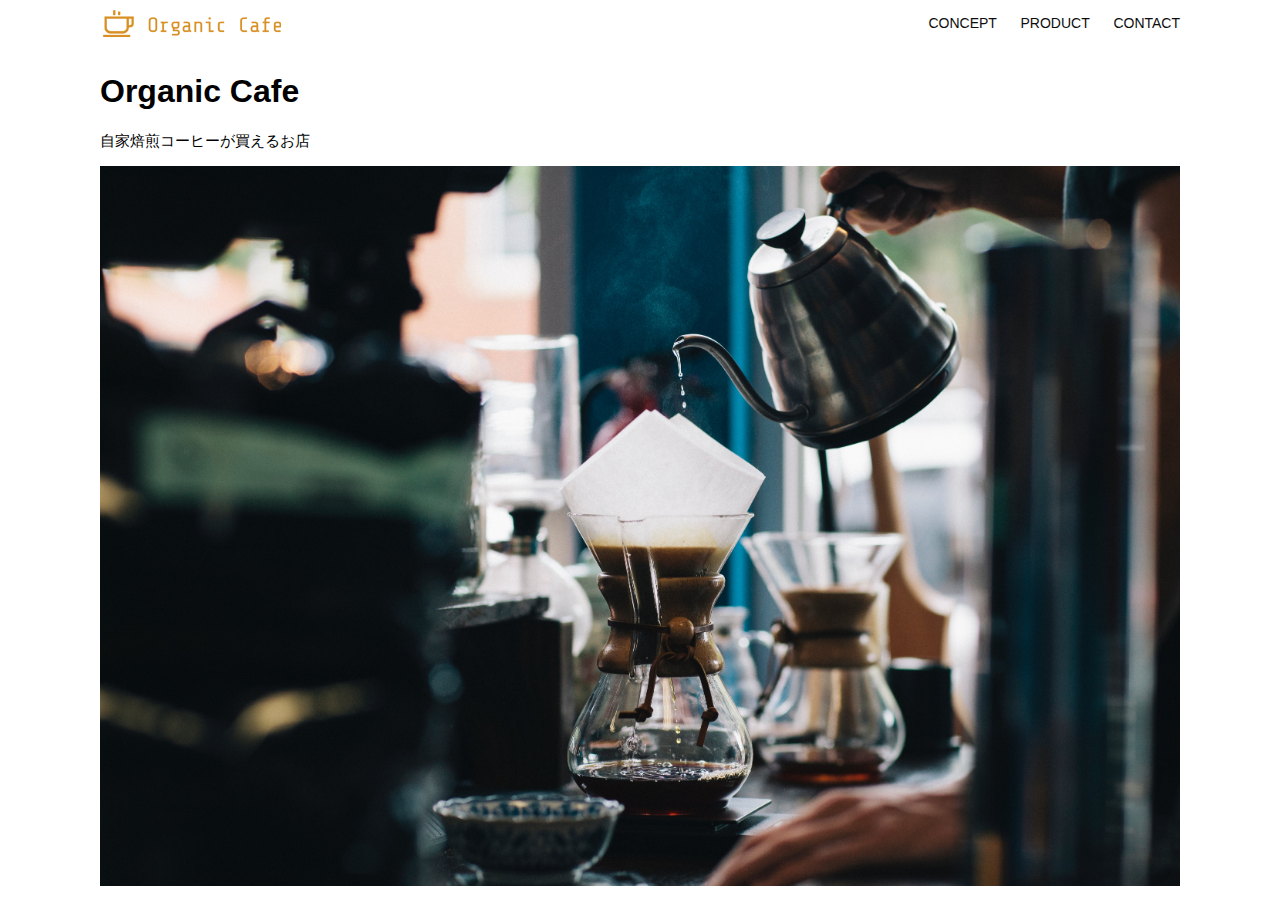
<file: html-css-kadai_013/index.html>
<!DOCTYPE html>
<html>
  <head>
    <title>Organic Cafe</title>
    <meta charset="UTF-8" />
    <meta name="description" content="自家焙煎のコーヒーがお家で楽しめるOrganic Cafe"/>
    <meta name="viewport" content="width=device-width, initial-scale=1.0" />
    <link rel="stylesheet" href="style.css" />
  </head>
  <body>
    <!-- ヘッダー -->
    <header>
      <!-- ロゴ -->
      <a href="index.html" id="logo"><img src="images/logo.png" alt="トップページに戻る"/></a>

      <!-- PC用ナビゲーション -->
      <nav id="nav-pc">
        <a href="index.html#concept">CONCEPT</a>
        <a href="index.html#product">PRODUCT</a>
        <a href="index.html#contact">CONTACT</a>
      </nav>
      <!-- スマートフォン用メニューボタン -->
        <img id="menu-sp" onclick="document.getElementById('nav-sp').style.display = 'block'" src="images/button-menu.png" alt="ナビゲーションリンクを開く" >
      <!-- スマートフォン用ナビゲーション -->
      <div id="nav-sp">
          <img id="close" onclick="document.getElementById('nav-sp').style.display = 'none'" src="images/button-close.png" alt="ナビゲーションを閉じる">
        <nav >
          <ul>
            <li id="logo-sp"><a href="index.html" onclick="document.getElementById('nav-sp').style.display = 'none'"><img src="images/logo-sp.png" alt="トップページに戻る"></a></li>
            <li class="menu"><a href="index.html#concept" onclick="document.getElementById('nav-sp').style.display = 'none'">CONCEPT</a></li>
            <li class="menu"><a href="index.html#product" onclick="document.getElementById('nav-sp').style.display = 'none'">PRODUCT</a></li>
            <li class="menu"><a href="index.html#contact" onclick="document.getElementById('nav-sp').style.display = 'none'">CONTACT</a></li>
          </ul>
        </nav>
      </div>
    </header>

    <main>
      <article>
        <!-- メインビジュアル -->
        <section id="main-visual">
          <div id="main-message">
            <h1>Organic Cafe</h1>
            <p>自家焙煎コーヒーが買えるお店</p>
          </div>
          <img src="images/main-image.jpg" alt="コーヒーをハンドドリップで淹れる画像"/>
        </section>
      </article>
    </main>
  </body>
</html>
</file>
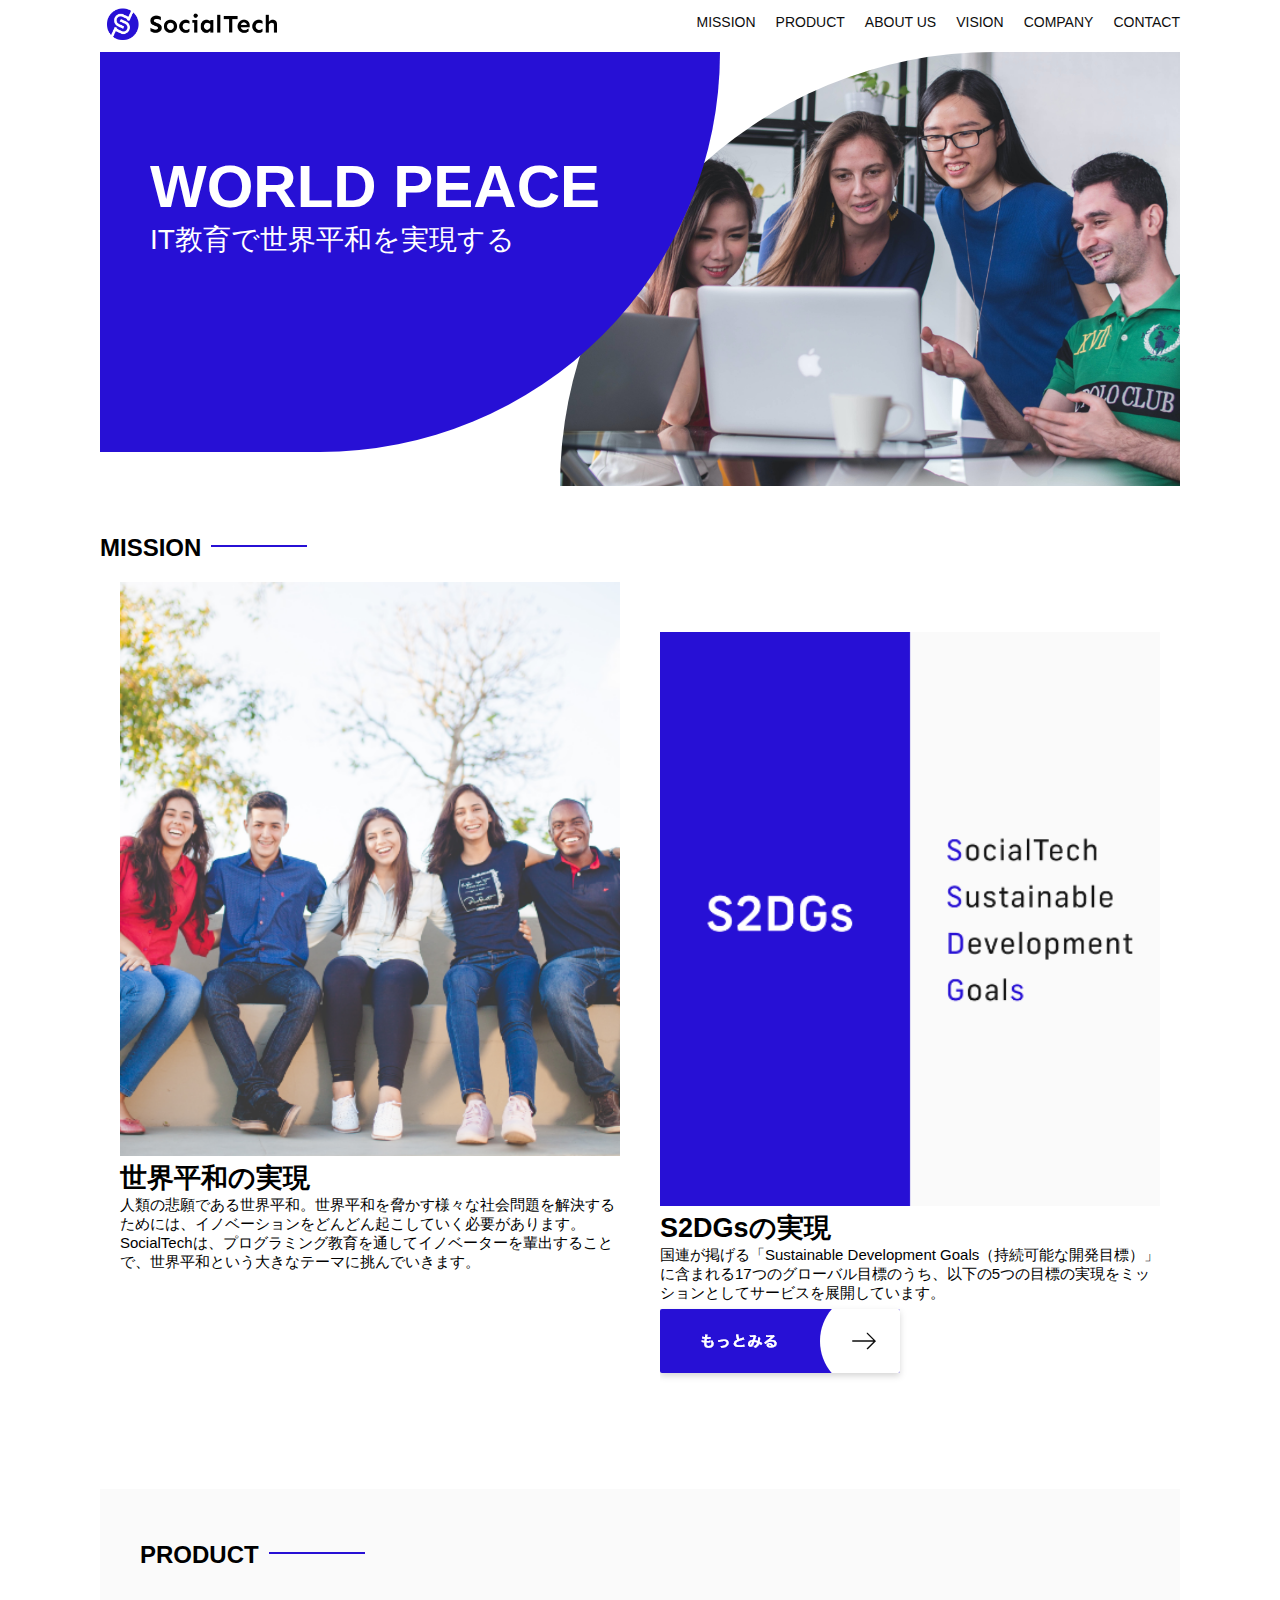
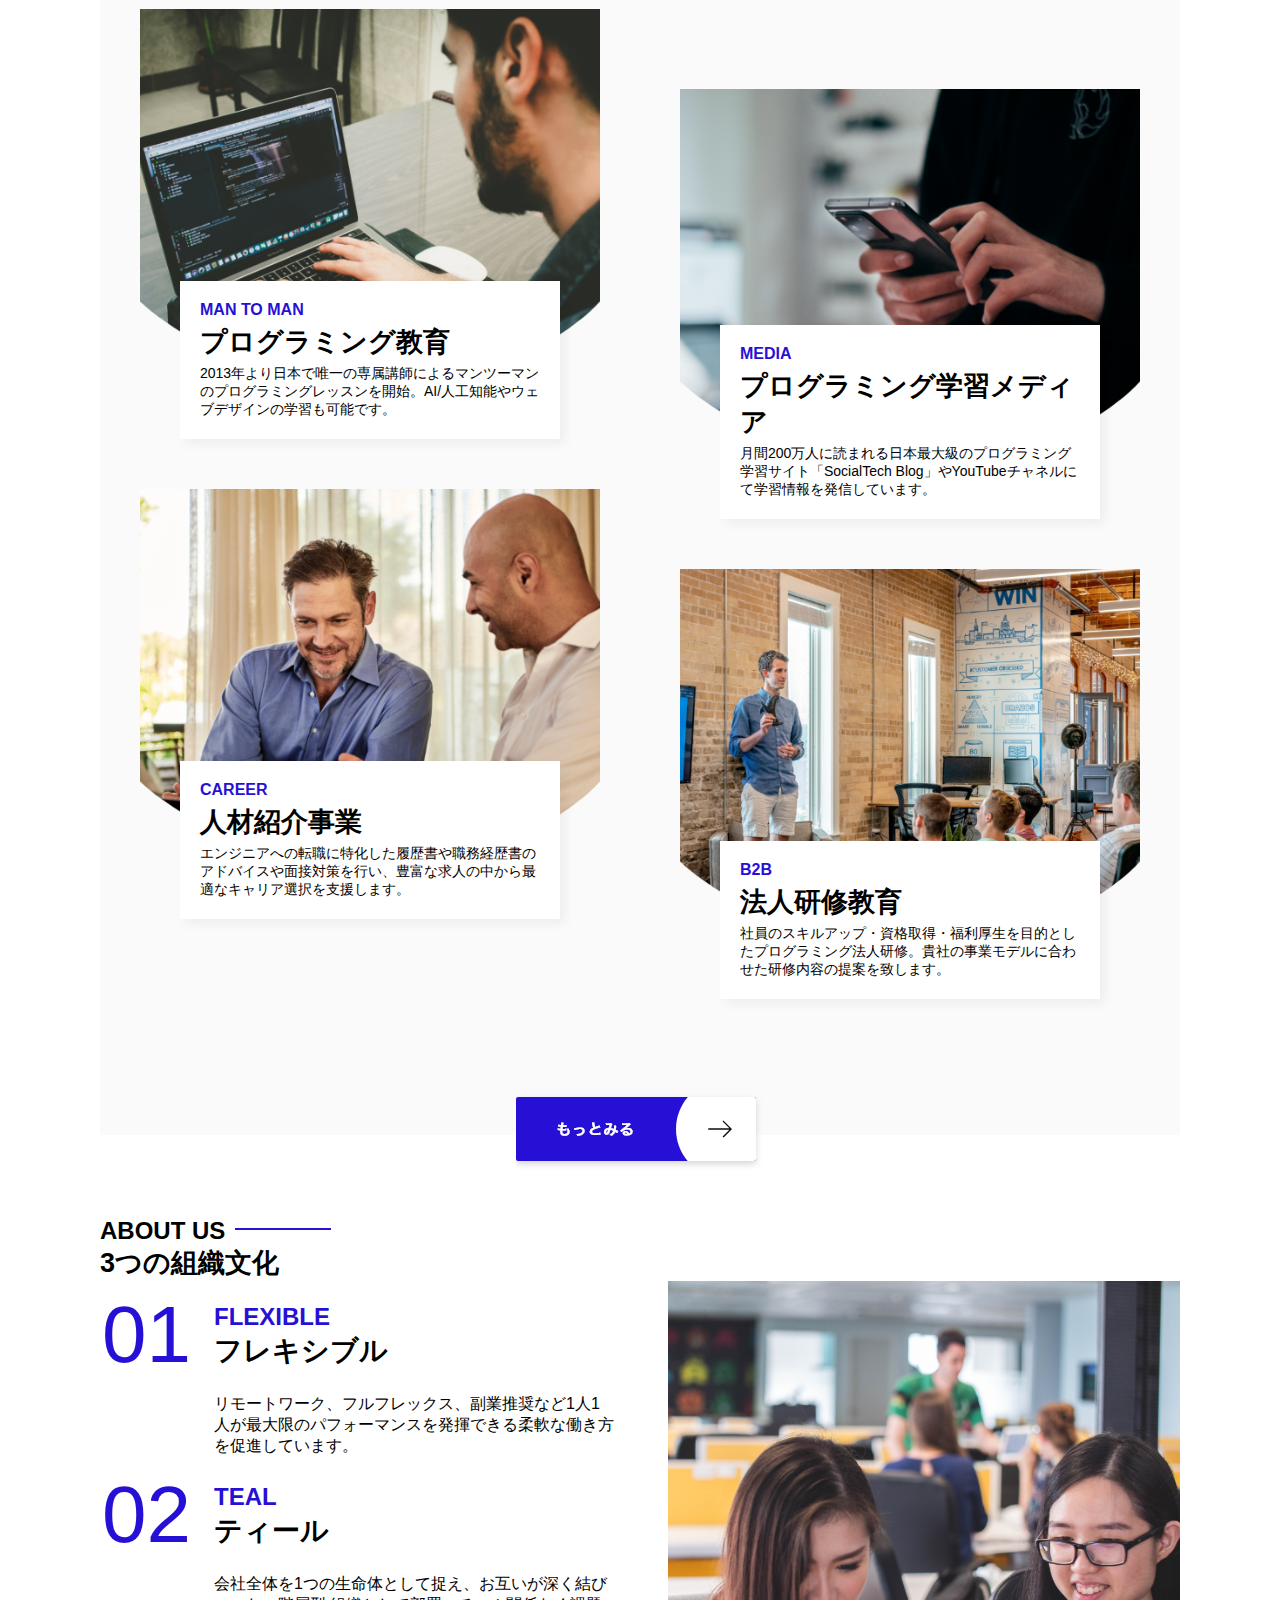
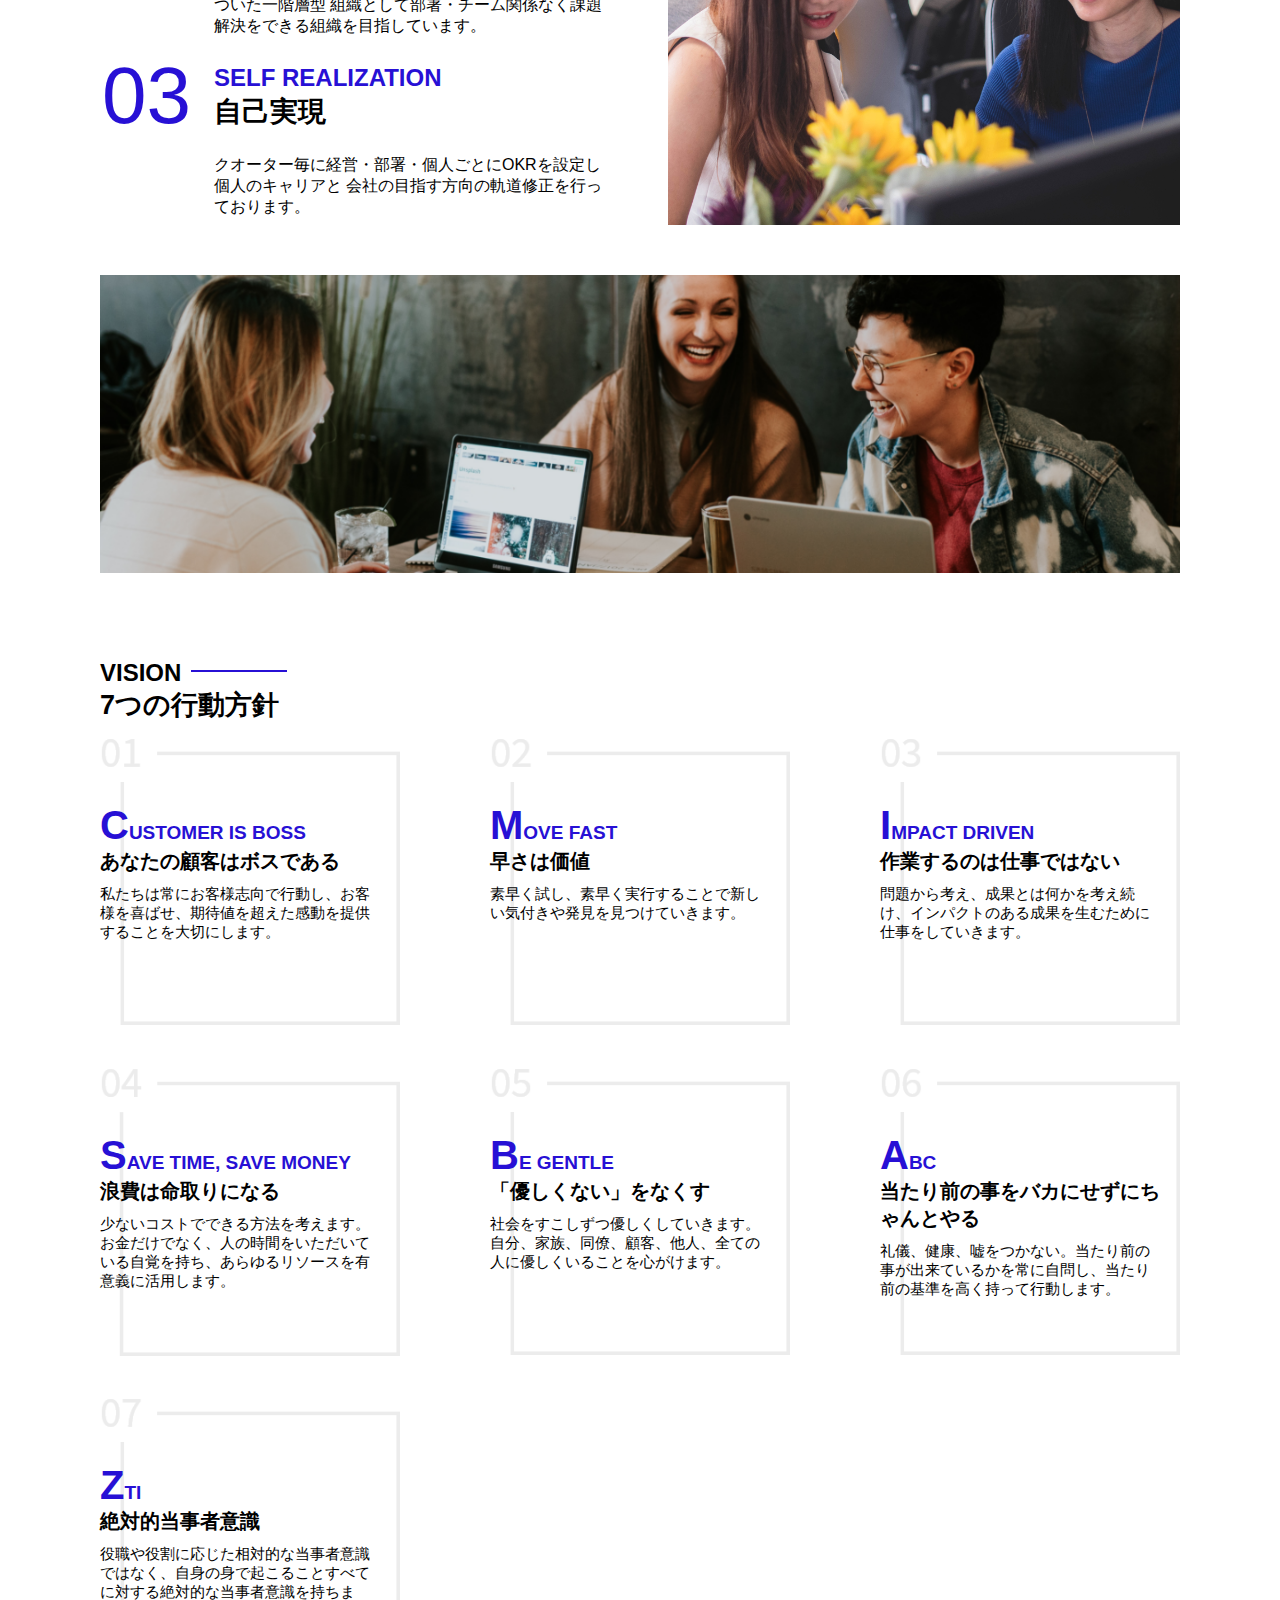
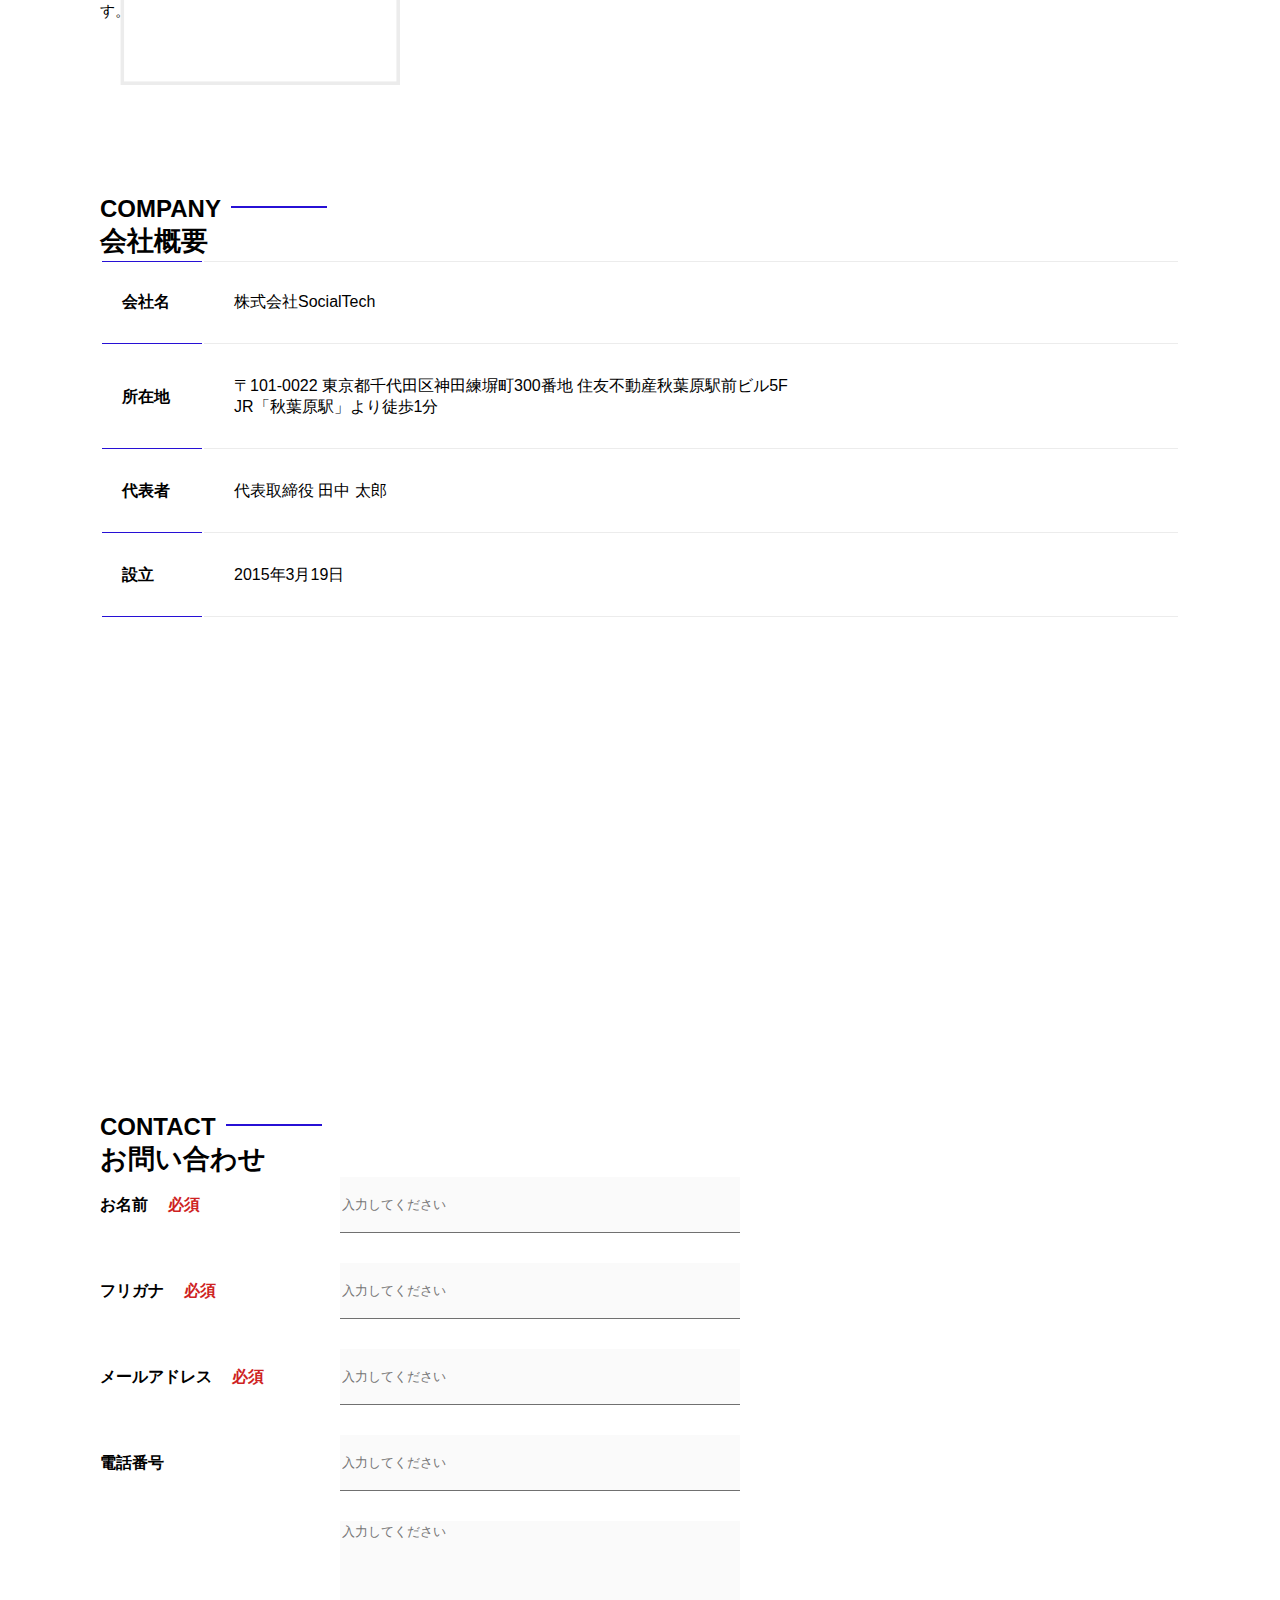
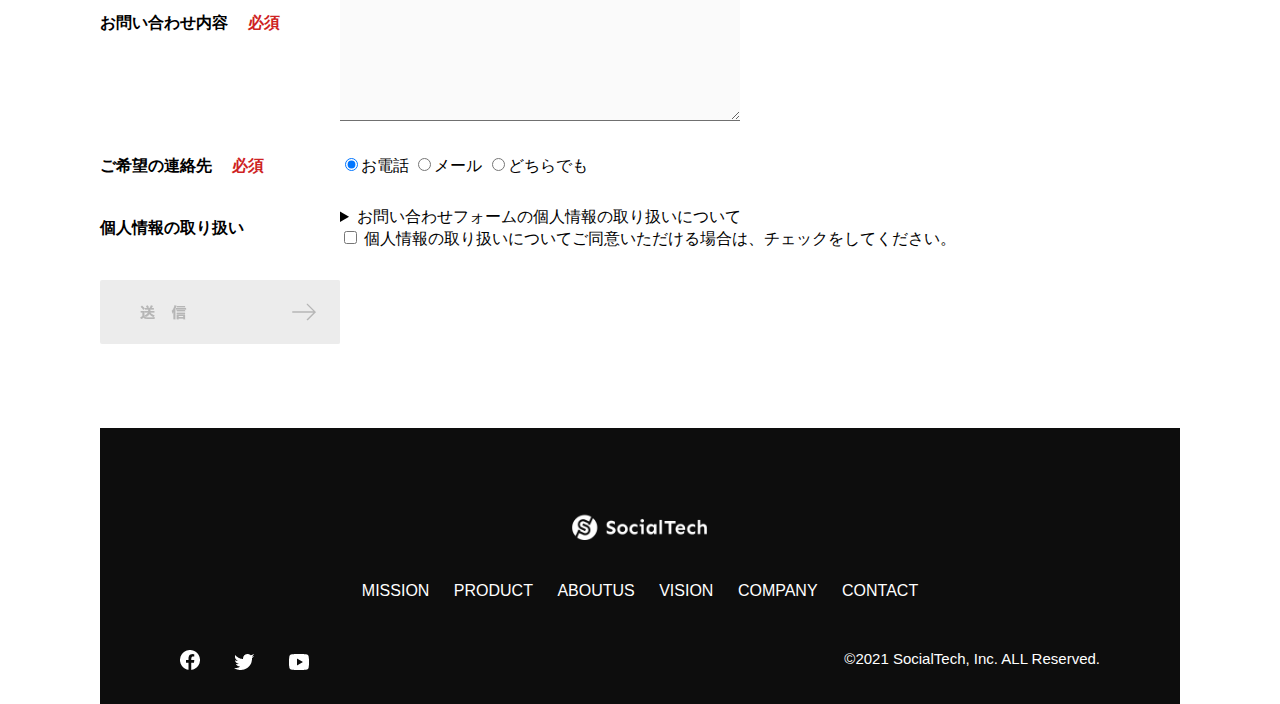
<file: kadai_tutorial_output/index.html>
<!DOCTYPE html>
<html>
    <head>
        <title>SocialTech</title>
        <meta name="description" content="SocialTechはEdTech業界のリーディングカンパニーを目指します。">
        <meta charset="utf-8">
        <meta name="viewport" content="width=device-width" initial-scale="1.0">
        <link rel="stylesheet" href="style.css">
    </head>

    <body>
        <!-- ヘッダー -->
        <header>
            <!-- ロゴ -->
            <a href="index.html" id="logo">
                <img src="images/logo.png" alt="トップページに戻る">
            </a>
            <!-- PC用ナビゲーション -->
            <nav id="nav-pc">
                <ul>
                    <li><a href="mission.html">MISSION</a></li>
                    <li><a href="product.html">PRODUCT</a></li>
                    <li><a href="index.html#aboutus">ABOUT US</a></li>
                    <li><a href="index.html#vision">VISION</a></li>
                    <li><a href="index.html#company">COMPANY</a></li>
                    <li><a href="index.html#contact">CONTACT</a></li>
                </ul>
            </nav>
            <!-- スマートフォン用メニューボタン -->
            <button id="menu-sp" onclick="document.getElementById('nav-sp').style.display = 'block'">
                <img src="images/button-menu.png" alt="ナビゲーションリンクを開く">
            </button>
            <!-- スマートフォン用ナビゲーション -->
             <div id="nav-sp">
                <button id="close" onclick="document.getElementById('nav-sp').style.display = 'none'">
                    <img src="images/button-close.png" alt="ナビゲーションを閉じる">
                </button>

                <nav>
                    <ul>
                        <li>
                            <a id="logo-sp" href="index.html" onclick="document.getElementById('nav-sp').style.display = 'none'"><img src="images/logo-sp.png" alt="トップページに戻る"></a>
                        </li>
                        <li><a class="menu" href="mission.html" onclick="document.getElementById('nav-sp').style.display = 'none'">MISSION</a></li>
                        <li><a class="menu" href="product.html" onclick="document.getElementById('nav-sp').style.display = 'none'">PRODUCT</a></li>
                        <li><a class="menu" href="index.html#aboutus" onclick="document.getElementById('nav-sp').style.display = 'none'">ABOUTUS</a></li>
                        <li><a class="menu" href="index.html#vision" onclick="document.getElementById('nav-sp').style.display = 'none'">VISION</a></li>
                        <li><a class="menu" href="index.html#company" onclick="document.getElementById('nav-sp').style.display = 'none'">COMPANY</a></li>
                        <li><a class="menu" href="index.html#contact" onclick="document.getElementById('nav-sp').style.display = 'none'">CONTACT</a></li>
                    </ul>
                </nav>
                <div id="sns">
                    <a href="https://www.facebook.com/sejuku2013">
                        <img src="images/button-facebook.png" alt="Facebookのリンク">
                    </a>
                    <a href="https://twitter.com/samuraijuku">
                        <img src="images/button-twitter.png" alt="Twitterのリンク">
                    </a>
                    <a href="https://www.youtube.com/channel/UCCFOQO5aDK0xXam4cUQXT8g">
                        <img src="images/button-youtube.png" alt="YouTubeのリンク">
                    </a>
                </div>
             </div>
        </header>
        <main>
            <article>
                <!-- メインビジュアル -->
                 <section id="main-visual">
                    <div id="main-message">
                        <h1>WORLD PEACE</h1>
                        <p>IT教育で世界平和を実現する</p>
                    </div>
                    <img src="images/index/index-main.png" alt="PCの周りに集まる多国籍の仲間たち">
                 </section>
                 <!-- ミッション -->
                 <section id="mission">
                    <h2 class="index-h2">MISSION</h2>
                    <div id="mission-flex">
                        <div>
                            <img id="mission-photo" src="images/index/index-mission.png" alt="屋外のベンチで写真を撮影する多国籍の仲間たち">
                            <h3>世界平和の実現</h3>
                            <p>人類の悲願である世界平和。世界平和を脅かす様々な社会問題を解決するためには、イノベーションをどんどん起こしていく必要があります。SocialTechは、プログラミング教育を通してイノベーターを輩出することで、世界平和という大きなテーマに挑んでいきます。</p>
                        </div>
                        <div>
                            <img id="s2dgs" src="images/index/s2dgs.png" alt="S2DGs">
                            <h3>S2DGsの実現</h3>
                            <p>国連が掲げる「Sustainable Development Goals（持続可能な開発目標）」に含まれる17つのグローバル目標のうち、以下の5つの目標の実現をミッションとしてサービスを展開しています。</p>
                            <a href="mission.html">
                                <img src="images/button-more.png" alt="もっと見る">
                            </a>
                        </div>
                    </div>
                 </section>
                 <section id="product">
                    <h2 class="index-h2">PRODUCT</h2>
                    <div class="product-flex">
                        <div id="product-left">
                            <div>
                                <img class="product-photo" src="images/index/index-mantoman.png" alt="PCでコードを書く男性">
                                <div class="product-explain">
                                    <span>MAN TO MAN</span>
                                    <h3>プログラミング教育</h3>
                                    <p>2013年より日本で唯一の専属講師によるマンツーマンのプログラミングレッスンを開始。AI/人工知能やウェブデザインの学習も可能です。</p>
                                </div>
                            </div>
                            <div>
                                <img class="product-photo" src="images/index/index-career.png" alt="笑顔で話し合う2人の男性">
                                <div class="product-explain">
                                    <span>CAREER</span>
                                    <h3>人材紹介事業</h3>
                                    <p>エンジニアへの転職に特化した履歴書や職務経歴書のアドバイスや面接対策を行い、豊富な求人の中から最適なキャリア選択を支援します。</p>
                                </div>
                            </div>
                        </div>
                        <div id="product-right">
                            <div>
                                <img class="product-photo" src="images/index/index-media.png" alt="スマートフォンを操作する人">
                                <div class="product-explain">
                                    <span>MEDIA</span>
                                    <h3>プログラミング学習メディア</h3>
                                    <p>月間200万人に読まれる日本最大級のプログラミング学習サイト「SocialTech Blog」やYouTubeチャネルにて学習情報を発信しています。</p>
                                </div>
                            </div>
                            <div>
                                <img class="product-photo" src="images/index/index-b2b.png" alt="講演中の男性とそれを聴く人々">
                                <div class="product-explain">
                                    <span>B2B</span>
                                    <h3>法人研修教育</h3>
                                    <p>社員のスキルアップ・資格取得・福利厚生を目的としたプログラミング法人研修。貴社の事業モデルに合わせた研修内容の提案を致します。</p>
                                </div>
                            </div>    
                        </div>  
                    </div>
                    <div id="product-more">
                        <a href="product.html">
                            <img src="images/button-more.png" alt="もっと見る">
                        </a>
                    </div>
                 </section>
                 <!-- ABOUT US -->
                 <section id="aboutus">
                    <h2 class="index-h2">ABOUT US</h2>
                    <h3>3つの組織文化</h3>
                    <div>
                        <table class="culture-table">
                            <tr>
                                <td class="culture-num">01</td>
                                <th><span class="culture-en">FLEXIBLE</span><br>フレキシブル</th>
                            </tr>
                            <tr>
                                <td>
                                    <!-- 空のセル -->
                                </td>
                                <td class="culture-description">リモートワーク、フルフレックス、副業推奨など1人1人が最大限のパフォーマンスを発揮できる柔軟な働き方を促進しています。</td>
                            </tr>
                            <tr>
                                <td class="culture-num">02</td>
                                <th><span class="culture-en">TEAL</span><br>ティール</th>
                            </tr>
                            <tr>
                                <td>
                                    <!-- 空のセル -->
                                </td>
                                <td class="culture-description">会社全体を1つの生命体として捉え、お互いが深く結びついた一階層型 組織として部署・チーム関係なく課題解決をできる組織を目指しています。</td>
                            </tr>
                            <tr>
                                <td class="culture-num">03</td>
                                <th><span class="culture-en">SELF REALIZATION</span><br>自己実現</th>
                            </tr>
                            <tr>
                                <td>
                                    <!-- 空のセル -->
                                </td>
                                <td class="culture-description">クオーター毎に経営・部署・個人ごとにOKRを設定し個人のキャリアと 会社の目指す方向の軌道修正を行っております。</td>
                            </tr>
                        </table>
                        <img class="culture-img" src="images/index/index-aboutus1.png" alt="笑顔で話し合う2人の女性">
                    </div>
                    <img class="culture-img2" src="images/index/index-aboutus2.png" alt="笑顔で話し合う3人の男女">
                 </section>
                 <!-- ビジョン -->
                 <section id="vision">
                    <h2 class="index-h2">VISION</h2>
                    <h3>7つの行動方針</h3>
                    <div>
                        <div class="vision-box">
                            <img src="images/index/vision-01.png" alt="01">
                            <div>
                                <h4>CUSTOMER IS BOSS</h4>
                                <h5>あなたの顧客はボスである</h5>
                                <p>私たちは常にお客様志向で行動し、お客様を喜ばせ、期待値を超えた感動を提供することを大切にします。</p>
                            </div>
                        </div>
                        <div class="vision-box">
                            <img src="images/index/vision-02.png" alt="02">
                            <div>
                                <h4>MOVE FAST</h4>
                                <h5>早さは価値</h5>
                                <p>素早く試し、素早く実行することで新しい気付きや発見を見つけていきます。</p>
                            </div>
                        </div>
                        <div class="vision-box">
                            <img src="images/index/vision-03.png" alt="03">
                            <div>
                                <h4>IMPACT DRIVEN</h4>
                                <h5>作業するのは仕事ではない</h5>
                                <p>問題から考え、成果とは何かを考え続け、インパクトのある成果を生むために仕事をしていきます。</p>
                            </div>
                        </div>
                        <div class="vision-box">
                            <img src="images/index/vision-04.png" alt="04">
                            <div>
                                <h4>SAVE TIME, SAVE MONEY</h4>
                                <h5>浪費は命取りになる</h5>
                                <p>少ないコストでできる方法を考えます。お金だけでなく、人の時間をいただいている自覚を持ち、あらゆるリソースを有意義に活用します。</p>
                            </div>
                        </div>
                        <div class="vision-box">
                            <img src="images/index/vision-05.png" alt="05">
                            <div>
                                <h4>BE GENTLE</h4>
                                <h5>「優しくない」をなくす</h5>
                                <p>社会をすこしずつ優しくしていきます。自分、家族、同僚、顧客、他人、全ての人に優しくいることを心がけます。</p>
                            </div>
                        </div>
                        <div class="vision-box">
                            <img src="images/index/vision-06.png" alt="06">
                            <div>
                                <h4>ABC</h4>
                                <h5>当たり前の事をバカにせずにちゃんとやる</h5>
                                <p>礼儀、健康、嘘をつかない。当たり前の事が出来ているかを常に自問し、当たり前の基準を高く持って行動します。</p>
                            </div>
                        </div>
                        <div class="vision-box">
                            <img src="images/index/vision-07.png" alt="07">
                            <div>
                                <h4>ZTI</h4>
                                <h5>絶対的当事者意識</h5>
                                <p>役職や役割に応じた相対的な当事者意識ではなく、自身の身で起こることすべてに対する絶対的な当事者意識を持ちます。</p>
                            </div>
                        </div>
                    </div>
                 </section>
                 <!-- COMPANY -->
                 <section id="company">
                    <h2 class="index-h2">COMPANY</h2>
                    <h3>会社概要</h3>
                    <table id="company-table">
                        <tr>
                            <th class="tableheader tableheader-first">会社名</th>
                            <td class="cell cell-first">株式会社SocialTech</td>
                        </tr>
                        <tr>
                            <th class="tableheader">所在地</th>
                            <td class="cell">〒101-0022 東京都千代田区神田練塀町300番地 住友不動産秋葉原駅前ビル5F<br>JR「秋葉原駅」より徒歩1分</td>
                        </tr>
                        <tr>
                            <th class="tableheader">代表者</th>
                            <td class="cell">代表取締役 田中 太郎</td>
                        </tr>
                        <tr>
                            <th class="tableheader">設立</th>
                            <td class="cell">2015年3月19日</td>
                        </tr>
                    </table>
                    <iframe 
                    src="https://www.google.com/maps/embed?pb=!1m18!1m12!1m3!1d3240.0645507581066!2d139.7708788!3d35.7000291!2m3!1f0!2f0!3f0!3m2!1i1024!2i768!4f13.1!3m3!1m2!1s0x60188c1db03578bf%3A0x6de06e968b7cbbc9!2z44CSMTAxLTAwMjEg5p2x5Lqs6YO95Y2D5Luj55Sw5Yy65aSW56We55Sw77yT5LiB55uu77yR77yS4oiS77yYIOS9j-WPi-S4jeWLleeUo-eni-iRieWOn-ODk-ODqw!5e0!3m2!1sja!2sjp!4v1727064833455!5m2!1sja!2sjp" 
                    width="600" height="450" style="border:0;" allowfullscreen="" loading="lazy" referrerpolicy="no-referrer-when-downgrade">
                    </iframe>
                 </section>
                 <!-- お問い合わせフォーム -->
                 <section id="contact">
                    <h2 class="index-h2">CONTACT</h2>
                    <h3>お問い合わせ</h3>
                    <form>
                        <div>
                            <div class="contact-heading">
                                <label class="contact-label">お名前<span class="contact-span">必須</span></label>
                            </div>
                            <div>
                                <input type="text" name="name" placeholder="入力してください" class="contact-textbox">
                            </div>
                        </div>
                        <div>
                            <div class="contact-heading">
                                <label class="contact-label">フリガナ<span class="contact-span">必須</span></label>
                            </div>
                            <div>
                                <input type="text" name="hurigana" placeholder="入力してください" class="contact-textbox">
                            </div>
                        </div>
                        <div>
                            <div class="contact-heading">
                                <label class="contact-label">メールアドレス<span class="contact-span">必須</span></label>
                            </div>
                            <div>
                                <input type="text" name="email" placeholder="入力してください" class="contact-textbox">
                            </div>
                        </div>
                        <div>
                            <div class="contact-heading">
                                <label class="contact-label">電話番号</label>
                            </div>
                            <div>
                                <input type="text" name="tel" placeholder="入力してください" class="contact-textbox">
                            </div>
                        </div>
                        <div>
                            <div class="contact-heading">
                                <label class="contact-label">お問い合わせ内容<span class="contact-span">必須</span></label>
                            </div>
                            <div>
                                <textarea class="contact-textarea" placeholder="入力してください" name="massage"></textarea>
                            </div>
                        </div>
                        <div>
                            <div class="contact-heading">
                                <label class="contact-label">ご希望の連絡先<span class="contact-span">必須</span></label>
                            </div>
                            <div>
                                <input class="radionutton" type="radio" value="tel" name="contact" checked><label>お電話</label>
                                <input class="radionutton" type="radio" value="mail" name="contact"><label>メール</label>
                                <input class="radionutton" type="radio" value="both" name="contact"><label>どちらでも</label>
                            </div>
                        </div>
                        <!-- 個人情報の取り扱いについて -->
                         <div>
                            <div class="contact-heading">
                                <label class="contact-label">個人情報の取り扱い</label>
                            </div>
                            <div>
                                <details>
                                    <summary>お問い合わせフォームの個人情報の取り扱いについて</summary>
                                    <div>
                                        <dl>
                                            <dt>１．組織の名称又は氏名</dt>
                                            <dd>株式会社SocialTech</dd>
                                            <dt>２．個人情報保護管理者（若しくはその代理人）の氏名又は職名、所属及び連絡先</dt>
                                            <dd>
                                                <p>鈴木 一郎 コーポレート部</p>
                                                <p>メールアドレス：samurai@example.com</p>
                                                <p>TEL：03-1234-5678</p>
                                            </dd>
                                            <dt>３．個人情報の利用目的</dt>
                                            <dd>
                                              <ul>
                                                <li>本サービス及び本サービスに関連する情報の提供又はそれらに関する連絡のため</li>
                                                <li>ユーザーの本人確認のため</li>
                                                <li>当社サービスのご案内のため</li>
                                                <li>当社の商品等の広告または宣伝（電子メールによるものを含むものとします。）</li>
                                              </ul>
                                            </dd>
                                            <dt>４．個人情報の取り扱い業務の委託</dt>
                                            <dd>個人情報の取扱業務の全部または一部を外部に業務委託する場合があります。その際、弊社は、個人情報を適切に保護できる管理体制を敷き実行していることを条件として委託先を厳選したうえで、機密保持契約を委託先と締結し、お客様の個人情報を厳密に管理させます。</dd>
                                            <dt>５．個人情報の開示等の請求</dt>
                                            <dd>
                                              お客様は、弊社に対してご自身の個人情報の開示等（利用目的の通知、開示、内容の訂正・追加・削除、利用の停止または消去、第三者への提供の停止）に関して、当社問合わせ窓口に申し出ることができます。<br>
                                              その際、弊社はお客様ご本人を確認させていただいたうえで、合理的な期間内に対応いたします。<br>
                                              なお、個人情報に関する弊社問合わせ先は、次の通りです。
                                            </dd>
                                            <dd>
                                              <p>株式会社SocialTech　個人情報問合せ窓口</p>
                                              <p>〒150-0043　東京都千代田区神田練塀町300番地 住友不動産秋葉原駅前ビル5F</p>
                                              <p>メールアドレス：samurai@example.com　TEL：03-1234-5678</p>
                                            </dd>
                                            <dt>６．個人情報を提供されることの任意性について</dt>
                                            <dd>お客様がご自身の個人情報を弊社に提供されるか否かは、お客様のご判断によりますが、もしご提供されない場合には、適切なサービスが提供できない場合がありますので予めご了承ください。</dd>
                                        </dl>
                                    </div>
                                </details>
                                <input type="checkbox" name="agree">
                                <span>個人情報の取り扱いについてご同意いただける場合は、チェックをしてください。</span>
                            </div>
                         </div>
                         <input type="image" src="images/button-submit.png" alt="送信する">
                    </form>
                 </section>
            </article>
        </main>
        <!-- フッター -->
        <footer>
            <div id="footer-logo">
                <img src="images/logo-sp.png" alt="SocialTech">
            </div>
            <div id="footer-link">
                <a href="mission.html">MISSION</a>
                <a href="product.html">PRODUCT</a>
                <a href="index.html#aboutus">ABOUTUS</a>
                <a href="index.html#vision">VISION</a>
                <a href="index.html#company">COMPANY</a>
                <a href="index.html#contact">CONTACT</a>
            </div>
            <div id="sns-footer">
                <div class="sns-btns">
                    <a href="https://www.facebook.com/sejuku2013"><img src="images/button-facebook.png" alt="Facebookのリンク"></a>
                    <a href="https://twitter.com/samuraijuku"><img src="images/button-twitter.png" alt="Twitterのリンク"></a>
                    <a href="https://www.youtube.com/channel/UCCFOQO5aDK0xXam4cUQXT8g"><img src="images/button-youtube.png" alt="YouTubeのリンク"></a>
                </div>
                <p id="copyright">&copy;2021 SocialTech, Inc. ALL Reserved.</p>
            </div>
        </footer>
    </body>
</html>
</file>
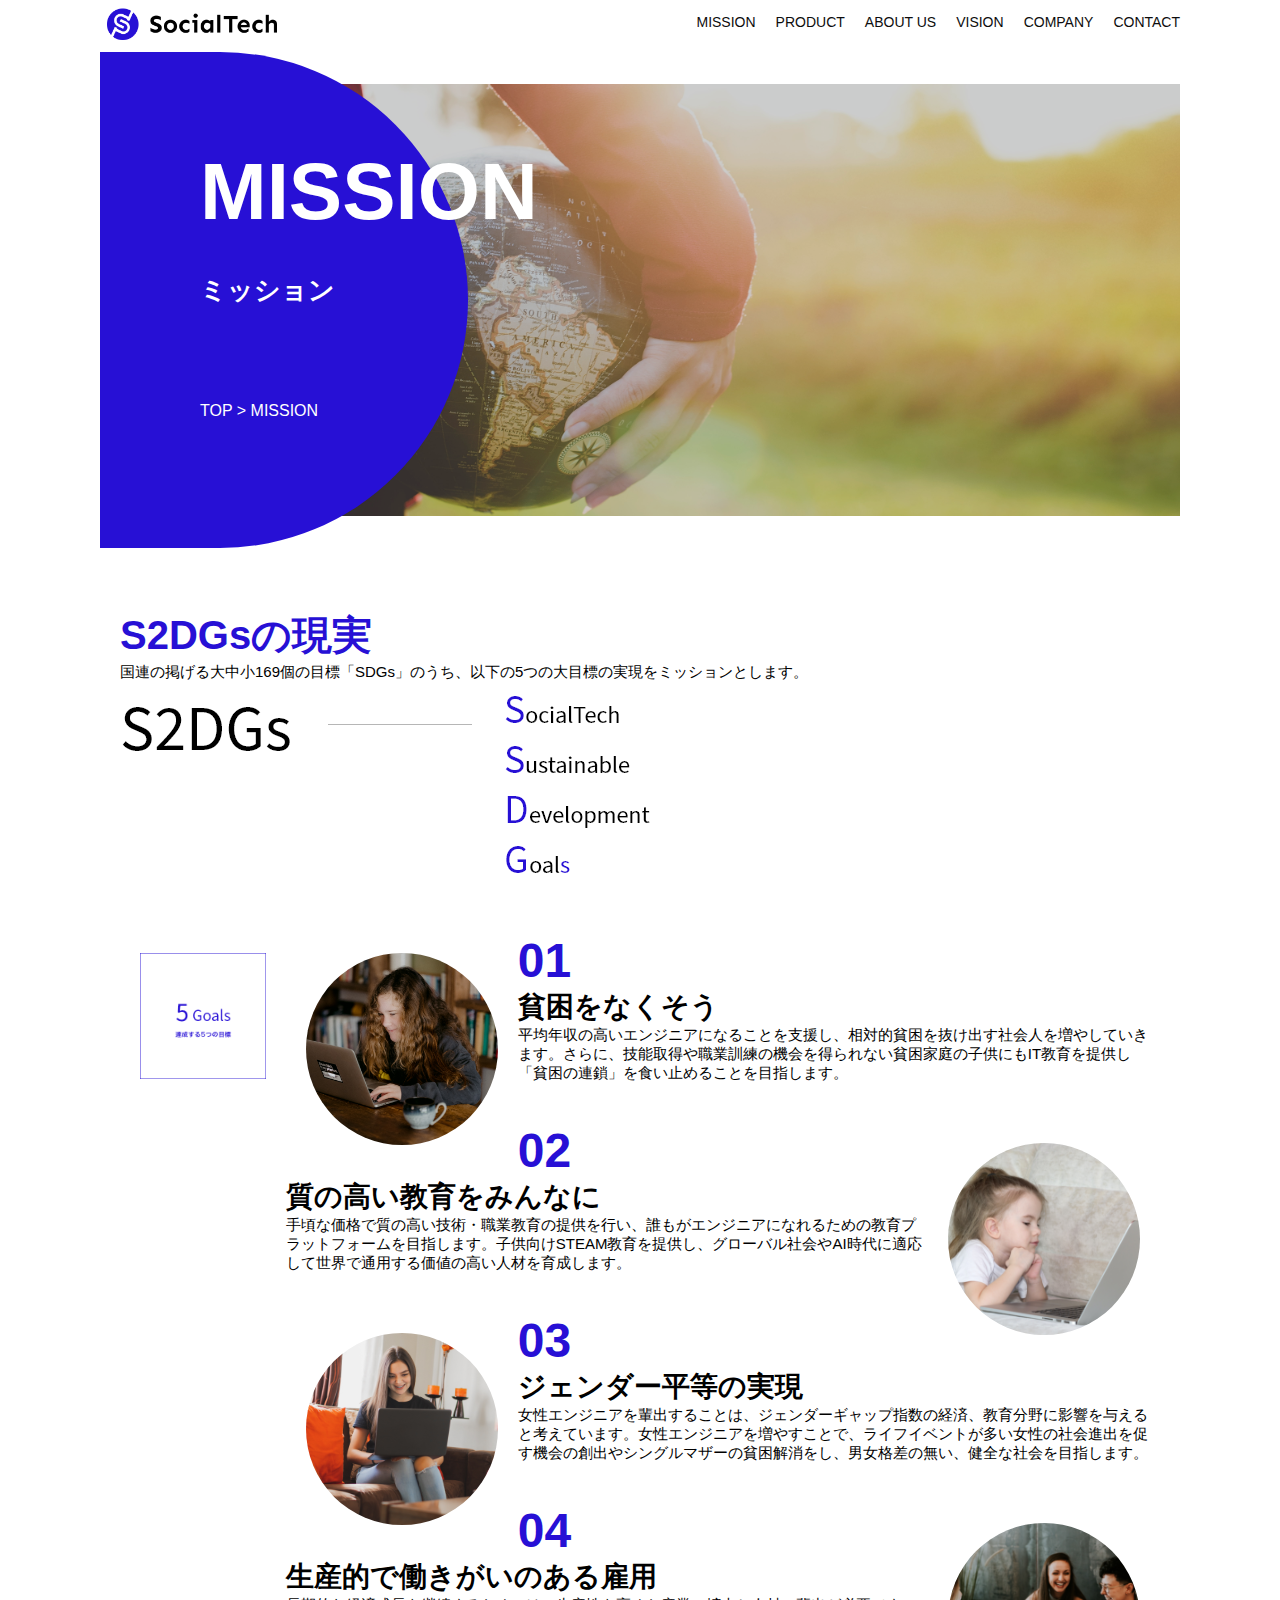
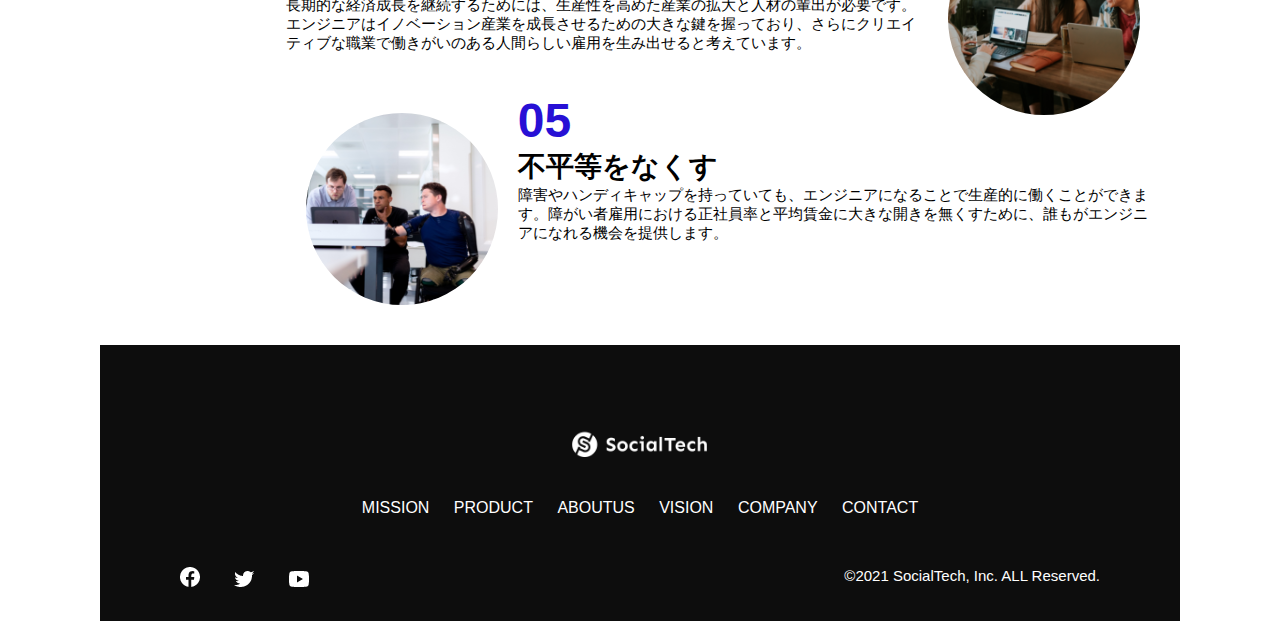
<file: kadai_tutorial_output/mission.html>
<!DOCTYPE html>
<html>
    <head>
        <title>SocialTech - MISSION ミッション -</title>
        <meta name="description" content="SocialTechが目指す5つの目標（S2DGs）を紹介します。">
        <meta charset="utf-8">
        <meta name="viewport" content="width=device-width" initial-scale="1.0">
        <link rel="stylesheet" href="style.css">
    </head>

    <body>
        <!-- ヘッダー -->
        <header>
            <!-- ロゴ -->
            <a href="index.html" id="logo">
                <img src="images/logo.png" alt="トップページに戻る">
            </a>
            <!-- PC用ナビゲーション -->
            <nav id="nav-pc">
                <ul>
                    <li><a href="mission.html">MISSION</a></li>
                    <li><a href="product.html">PRODUCT</a></li>
                    <li><a href="index.html#aboutus">ABOUT US</a></li>
                    <li><a href="index.html#vision">VISION</a></li>
                    <li><a href="index.html#company">COMPANY</a></li>
                    <li><a href="index.html#contact">CONTACT</a></li>
                </ul>
            </nav>
            <!-- スマートフォン用メニューボタン -->
            <button id="menu-sp" onclick="document.getElementById('nav-sp').style.display = 'block'">
                <img src="images/button-menu.png" alt="ナビゲーションリンクを開く">
            </button>
            <!-- スマートフォン用ナビゲーション -->
             <div id="nav-sp">
                <button id="close" onclick="document.getElementById('nav-sp').style.display = 'none'">
                    <img src="images/button-close.png" alt="ナビゲーションを閉じる">
                </button>

                <nav>
                    <ul>
                        <li>
                            <a id="logo-sp" href="index.html" onclick="document.getElementById('nav-sp').style.display = 'none'"><img src="images/logo-sp.png" alt="トップページに戻る"></a>
                        </li>
                        <li><a class="menu" href="mission.html" onclick="document.getElementById('nav-sp').style.display = 'none'">MISSION</a></li>
                        <li><a class="menu" href="product.html" onclick="document.getElementById('nav-sp').style.display = 'none'">PRODUCT</a></li>
                        <li><a class="menu" href="index.html#aboutus" onclick="document.getElementById('nav-sp').style.display = 'none'">ABOUTUS</a></li>
                        <li><a class="menu" href="index.html#vision" onclick="document.getElementById('nav-sp').style.display = 'none'">VISION</a></li>
                        <li><a class="menu" href="index.html#company" onclick="document.getElementById('nav-sp').style.display = 'none'">COMPANY</a></li>
                        <li><a class="menu" href="index.html#contact" onclick="document.getElementById('nav-sp').style.display = 'none'">CONTACT</a></li>
                    </ul>
                </nav>
                <div id="sns">
                    <a href="https://www.facebook.com/sejuku2013">
                        <img src="images/button-facebook.png" alt="Facebookのリンク">
                    </a>
                    <a href="https://twitter.com/samuraijuku">
                        <img src="images/button-twitter.png" alt="Twitterのリンク">
                    </a>
                    <a href="https://www.youtube.com/channel/UCCFOQO5aDK0xXam4cUQXT8g">
                        <img src="images/button-youtube.png" alt="YouTubeのリンク">
                    </a>
                </div>
             </div>
        </header>

        <main>
            <article>
                <section id="mission-main">
                    <div class="mission-main-inner">
                        <div id="mission-title">
                            <h1>MISSION<br><span>ミッション</span></h1>
                            <p>TOP > MISSION</p>
                        </div>
                    </div>
                </section>
                <section id="mission-s2dgs">
                    <h2 class="mission-h2">S2DGsの現実</h2>
                    <p>国連の掲げる大中小169個の目標「SDGs」のうち、以下の5つの大目標の実現をミッションとします。</p>
                    <img src="images/mission/mission-s2dgs.png" alt="S2DGs">
                </section>
                <section id="mission-five-goals">
                    <div class="five-goals-image">
                        <img src="images/mission/mission-5goals.png" alt="5Goals">
                    </div>
                    <!-- 5つのゴール -->
                    <div class="five-goals-read">
                        <div>
                            <img class="fivegoals-image-left" src="images/mission/mission-5goals01.png" alt="PCを操作する女の子">
                            <span class="fivegoals-number">01</span>
                            <h3 class="fivegoals-h3">貧困をなくそう</h3>
                            <p class="fivegoals-p">平均年収の高いエンジニアになることを支援し、相対的貧困を抜け出す社会人を増やしていきます。さらに、技能取得や職業訓練の機会を得られない貧困家庭の子供にもIT教育を提供し「貧困の連鎖」を食い止めることを目指します。</p>
                        </div>
                        <div>
                            <img class="fivegoals-image-right" src="images/mission/mission-5goals02.png" alt="PCを操作する女の子">
                            <span class="fivegoals-number">02</span>
                            <h3 class="fivegoals-h3">質の高い教育をみんなに</h3>
                            <p class="fivegoals-p">手頃な価格で質の高い技術・職業教育の提供を行い、誰もがエンジニアになれるための教育プラットフォームを目指します。子供向けSTEAM教育を提供し、グローバル社会やAI時代に適応して世界で通用する価値の高い人材を育成します。</p>
                        </div>
                        <div>
                            <img class="fivegoals-image-left" src="images/mission/mission-5goals03.png" alt="PCを操作する女の子">
                            <span class="fivegoals-number">03</span>
                            <h3 class="fivegoals-h3">ジェンダー平等の実現</h3>
                            <p class="fivegoals-p">女性エンジニアを輩出することは、ジェンダーギャップ指数の経済、教育分野に影響を与えると考えています。女性エンジニアを増やすことで、ライフイベントが多い女性の社会進出を促す機会の創出やシングルマザーの貧困解消をし、男女格差の無い、健全な社会を目指します。</p>
                        </div>
                        <div>
                            <img class="fivegoals-image-right" src="images/mission/mission-5goals04.png" alt="PCを操作する女の子">
                            <span class="fivegoals-number">04</span>
                            <h3 class="fivegoals-h3">生産的で働きがいのある雇用</h3>
                            <p class="fivegoals-p">長期的な経済成長を継続するためには、生産性を高めた産業の拡大と人材の輩出が必要です。エンジニアはイノベーション産業を成長させるための大きな鍵を握っており、さらにクリエイティブな職業で働きがいのある人間らしい雇用を生み出せると考えています。</p>
                        </div>
                        <div>
                            <img class="fivegoals-image-left" src="images/mission/mission-5goals05.png" alt="PCを操作する女の子">
                            <span class="fivegoals-number">05</span>
                            <h3 class="fivegoals-h3">不平等をなくす</h3>
                            <p class="fivegoals-p">障害やハンディキャップを持っていても、エンジニアになることで生産的に働くことができます。障がい者雇用における正社員率と平均賃金に大きな開きを無くすために、誰もがエンジニアになれる機会を提供します。</p>
                        </div>
                    </div>
                </section>
            </article>
        </main>

        <footer>
            <div id="footer-logo">
                <img src="images/logo-sp.png" alt="SocialTech">
            </div>
            <div id="footer-link">
                <a href="mission.html">MISSION</a>
                <a href="product.html">PRODUCT</a>
                <a href="index.html#aboutus">ABOUTUS</a>
                <a href="index.html#vision">VISION</a>
                <a href="index.html#company">COMPANY</a>
                <a href="index.html#contact">CONTACT</a>
            </div>
            <div id="sns-footer">
                <div class="sns-btns">
                    <a href="https://www.facebook.com/sejuku2013"><img src="images/button-facebook.png" alt="Facebookのリンク"></a>
                    <a href="https://twitter.com/samuraijuku"><img src="images/button-twitter.png" alt="Twitterのリンク"></a>
                    <a href="https://www.youtube.com/channel/UCCFOQO5aDK0xXam4cUQXT8g"><img src="images/button-youtube.png" alt="YouTubeのリンク"></a>
                </div>
                <p id="copyright">&copy;2021 SocialTech, Inc. ALL Reserved.</p>
            </div>
        </footer>
    </body>
</html>
</file>
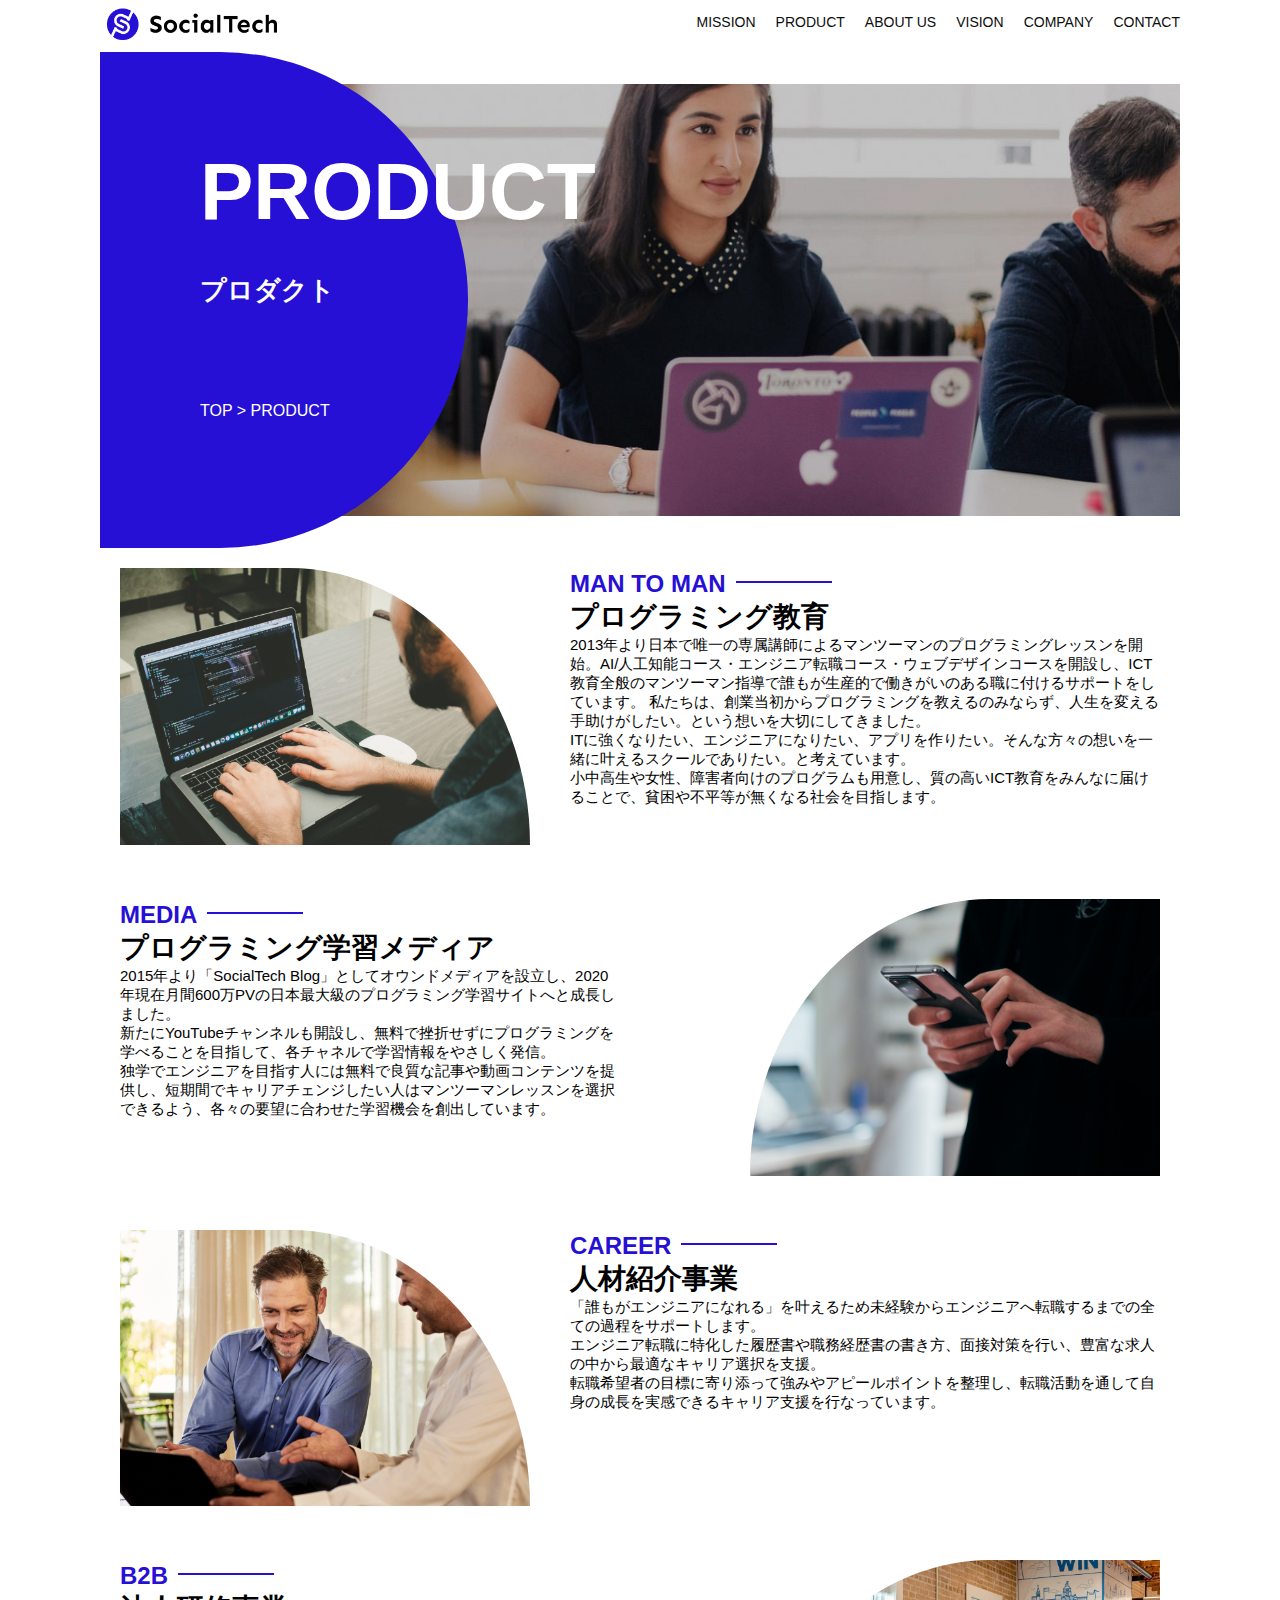
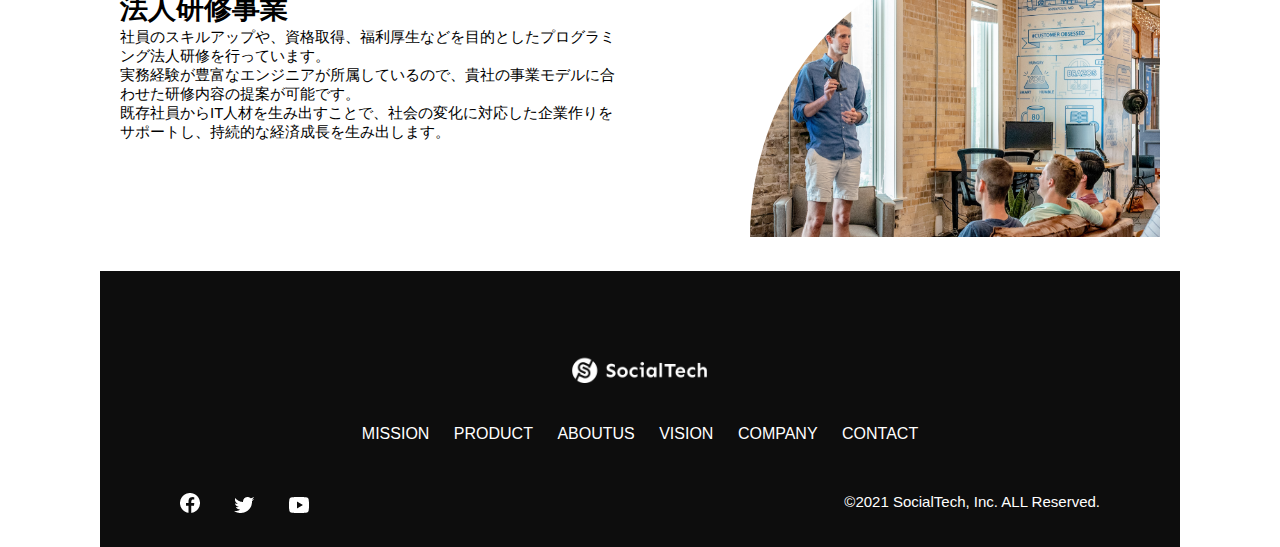
<file: kadai_tutorial_output/product.html>
<!DOCTYPE html>
<html>
    <head>
        <title>SocialTech -PRODUCT プロダクト-</title>
        <meta name="description" content="SocialTechの4つのプロダクトを紹介します。">
        <meta charset="utf-8">
        <meta name="viewport" content="width=device-width" initial-scale="1.0">
        <link rel="stylesheet" href="style.css">
    </head>

    <body>
        <!-- ヘッダー -->
        <header>
            <!-- ロゴ -->
            <a href="index.html" id="logo">
                <img src="images/logo.png" alt="トップページに戻る">
            </a>
            <!-- PC用ナビゲーション -->
            <nav id="nav-pc">
                <ul>
                    <li><a href="mission.html">MISSION</a></li>
                    <li><a href="product.html">PRODUCT</a></li>
                    <li><a href="index.html#aboutus">ABOUT US</a></li>
                    <li><a href="index.html#vision">VISION</a></li>
                    <li><a href="index.html#company">COMPANY</a></li>
                    <li><a href="index.html#contact">CONTACT</a></li>
                </ul>
            </nav>
            <!-- スマートフォン用メニューボタン -->
            <button id="menu-sp" onclick="document.getElementById('nav-sp').style.display = 'block'">
                <img src="images/button-menu.png" alt="ナビゲーションリンクを開く">
            </button>
            <!-- スマートフォン用ナビゲーション -->
             <div id="nav-sp">
                <button id="close" onclick="document.getElementById('nav-sp').style.display = 'none'">
                    <img src="images/button-close.png" alt="ナビゲーションを閉じる">
                </button>

                <nav>
                    <ul>
                        <li>
                            <a id="logo-sp" href="index.html" onclick="document.getElementById('nav-sp').style.display = 'none'"><img src="images/logo-sp.png" alt="トップページに戻る"></a>
                        </li>
                        <li><a class="menu" href="mission.html" onclick="document.getElementById('nav-sp').style.display = 'none'">MISSION</a></li>
                        <li><a class="menu" href="product.html" onclick="document.getElementById('nav-sp').style.display = 'none'">PRODUCT</a></li>
                        <li><a class="menu" href="index.html#aboutus" onclick="document.getElementById('nav-sp').style.display = 'none'">ABOUTUS</a></li>
                        <li><a class="menu" href="index.html#vision" onclick="document.getElementById('nav-sp').style.display = 'none'">VISION</a></li>
                        <li><a class="menu" href="index.html#company" onclick="document.getElementById('nav-sp').style.display = 'none'">COMPANY</a></li>
                        <li><a class="menu" href="index.html#contact" onclick="document.getElementById('nav-sp').style.display = 'none'">CONTACT</a></li>
                    </ul>
                </nav>
                <div id="sns">
                    <a href="https://www.facebook.com/sejuku2013">
                        <img src="images/button-facebook.png" alt="Facebookのリンク">
                    </a>
                    <a href="https://twitter.com/samuraijuku">
                        <img src="images/button-twitter.png" alt="Twitterのリンク">
                    </a>
                    <a href="https://www.youtube.com/channel/UCCFOQO5aDK0xXam4cUQXT8g">
                        <img src="images/button-youtube.png" alt="YouTubeのリンク">
                    </a>
                </div>
             </div>
        </header>

        <main>
            <article>
                <section id="product-main">
                    <div class="product-main-inner">
                        <div id="product-title">
                            <h1>PRODUCT<br><span>プロダクト</span></h1>
                            <p>TOP > PRODUCT</p>
                        </div>
                    </div>
                </section>

                <section class="product-section product-section-left">
                    <div class="product-section-img">
                        <img src="images/product/product-mantoman.png" alt="PCでコードを書く男性">
                    </div>
                    <div class="product-read">
                        <h2 class="product-h2">MAN TO MAN</h2>
                        <h3 class="product-h3">プログラミング教育</h3>
                        <p>
                            2013年より日本で唯一の専属講師によるマンツーマンのプログラミングレッスンを開始。AI/人工知能コース・エンジニア転職コース・ウェブデザインコースを開設し、ICT教育全般のマンツーマン指導で誰もが生産的で働きがいのある職に付けるサポートをしています。 私たちは、創業当初からプログラミングを教えるのみならず、人生を変える手助けがしたい。という想いを大切にしてきました。<br>ITに強くなりたい、エンジニアになりたい、アプリを作りたい。そんな方々の想いを一緒に叶えるスクールでありたい。と考えています。<br>小中高生や女性、障害者向けのプログラムも用意し、質の高いICT教育をみんなに届けることで、貧困や不平等が無くなる社会を目指します。
                        </p>
                    </div>
                </section>

                <section class="product-section product-section-right">
                    <div class="product-read">
                        <h2 class="product-h2">MEDIA</h2>
                        <h3 class="product-h3">プログラミング学習メディア</h3>
                        <p>
                            2015年より「SocialTech Blog」としてオウンドメディアを設立し、2020年現在月間600万PVの日本最大級のプログラミング学習サイトへと成長しました。<br>新たにYouTubeチャンネルも開設し、無料で挫折せずにプログラミングを学べることを目指して、各チャネルで学習情報をやさしく発信。<br>独学でエンジニアを目指す人には無料で良質な記事や動画コンテンツを提供し、短期間でキャリアチェンジしたい人はマンツーマンレッスンを選択できるよう、各々の要望に合わせた学習機会を創出しています。
                        </p>
                    </div>
                    <div class="product-section-img">
                        <img src="images/product/product-media.png" alt="スマートフォンを操作する人">
                    </div>
                </section>

                <section class="product-section product-section-left">
                    <div class="product-section-img">
                        <img src="images/product/product-career.png" alt="笑顔で話し合う2人の男性">
                    </div>
                    <div class="product-read">
                        <h2 class="product-h2">CAREER</h2>
                        <h3 class="product-h3">人材紹介事業</h3>
                        <p>
                            「誰もがエンジニアになれる」を叶えるため未経験からエンジニアへ転職するまでの全ての過程をサポートします。<br>エンジニア転職に特化した履歴書や職務経歴書の書き方、面接対策を行い、豊富な求人の中から最適なキャリア選択を支援。<br>転職希望者の目標に寄り添って強みやアピールポイントを整理し、転職活動を通して自身の成長を実感できるキャリア支援を行なっています。<br>
                        </p>
                    </div>
                </section>

                <section class="product-section product-section-right">
                    <div class="product-read">
                        <h2 class="product-h2">B2B</h2>
                        <h3 class="product-h3">法人研修事業</h3>
                        <p>
                            社員のスキルアップや、資格取得、福利厚生などを目的としたプログラミング法人研修を行っています。<br>実務経験が豊富なエンジニアが所属しているので、貴社の事業モデルに合わせた研修内容の提案が可能です。<br>既存社員からIT人材を生み出すことで、社会の変化に対応した企業作りをサポートし、持続的な経済成長を生み出します。
                        </p>
                    </div>
                    <div class="product-section-img">
                        <img src="images/product/product-b2b.png" alt="講演中の男性とそれを聴く人々">
                    </div>
                </section>
            </article>
        </main>

        <footer>
            <div id="footer-logo">
                <img src="images/logo-sp.png" alt="SocialTech">
            </div>
            <div id="footer-link">
                <a href="mission.html">MISSION</a>
                <a href="product.html">PRODUCT</a>
                <a href="index.html#aboutus">ABOUTUS</a>
                <a href="index.html#vision">VISION</a>
                <a href="index.html#company">COMPANY</a>
                <a href="index.html#contact">CONTACT</a>
            </div>
            <div id="sns-footer">
                <div class="sns-btns">
                    <a href="https://www.facebook.com/sejuku2013"><img src="images/button-facebook.png" alt="Facebookのリンク"></a>
                    <a href="https://twitter.com/samuraijuku"><img src="images/button-twitter.png" alt="Twitterのリンク"></a>
                    <a href="https://www.youtube.com/channel/UCCFOQO5aDK0xXam4cUQXT8g"><img src="images/button-youtube.png" alt="YouTubeのリンク"></a>
                </div>
                <p id="copyright">&copy;2021 SocialTech, Inc. ALL Reserved.</p>
            </div>
        </footer>
    </body>
</html>
</file>
<file: html-css-kadai_013/style.css>
/* PC、スマホ共通スタイル */
body {
  font-family: "Source Sans Pro", "Hiragino Kaku Gothic ProN", Meiryo, Arial,
    sans-serif;
}

p {
  font-size: 15px;
}

#main-visual>img {
  width: 100%;
}

/*================
PC用のスタイル 
=================*/
@media screen and (min-width: 768px) {
  /* 横幅設定 */
  body {
    max-width: 1080px;
    min-width: 960px;
    margin: 0 auto 0 auto;
  }

  /* ヘッダー */
  header {
    display: flex;
    justify-content: space-between;
  }

  /* ナビゲーションのレイアウト */
  #nav-pc {
    text-align: right;
    font-size: 14px;
    padding-top: 15px;
  }

  /* ナビゲーションのリンクの装飾設定 */
  #nav-pc>a {
    text-decoration: none;
    margin-left: 20px;
  }

  #nav-pc>a:link {
    color: #0d0d0d;
  }

  #nav-pc>a:visited {
    color: #0d0d0d;
  }

  #nav-pc>a:hover {
    color: #0d0d0d;
    text-decoration: underline;
  }

  #nav-pc>a:active {
    color: #0d0d0d;
  }

  #menu-sp{
    display: none;
  }

  #nav-sp{
    display: none;
  }
}

/*================
スマートフォン用のスタイル 
=================*/
@media screen and (max-width: 767px) {
  body{
    min-width: 375px;
    margin: 0;
  }
  #nav-pc{
    display: none;
  }
  #menu-sp{
    float: right;
    padding: 0;
  }
  #nav-sp{
    background-color: #ce933e;
    position: absolute;
    left: 0;
    top: 0;
    height: 100%;
    width: 100%;
    display: none;
    z-index: 100;
  }
  #nav-sp ul{
    padding-left: 0;
  }
  #nav-sp li{
    list-style: none;
  }
  #close{
    position: absolute;
    top: 20px;
    right: 20px;
  }
  #logo-sp{
    margin: 80px 0 30px 20px;
  }
  #nav-sp a{
    display: block;
  }
  #nav-sp a:link{
    color: #ffffffff;
  }
  #nav-sp a:visited{
    color: #ffffffff;
  }
  #nav-sp a:hover{
    color: #ffffffff;
    text-decoration: underline;
  }
  #nav-sp a:active{
    color: #ffffffff;
  }
  #nav-sp .menu{
    text-decoration: none;
    display: block;
    margin: 0 20px;
    height: 44px;
    font-size: 16px;
    background-image: url(images/arrow.png);
    background-repeat: no-repeat;
    background-position: right top;
  }
}
</file>
<file: kadai_tutorial_output/style.css>
/* リセットスタイル */
p,a,h1,h2,h3,div,body,header,main,footer{
    margin: 0;
    padding: 0;
}

/* PC、スマホ共通スタイル */
*{
    box-sizing: border-box;
}

p{
    font-size: 15px;
}

html, body {
    margin: 0;
    padding: 0;
    width: 100%;
}

body{
    max-width: 1080px;
    margin: 0 auto 0 auto;
    font-family: "Source Sans Pro", "Hiragino Kaku Gothic ProN", "Meiryo", Arial, sans-serif;
}

/* ナビゲーションのレイアウト */
#nav-pc{
    font-size: 14px;
}

#nav-pc ul{
    display: flex;
    padding-left: 0;
}

#nav-pc li{
    list-style: none;
}

/* ナビゲーションリンクの装飾設定 */
#nav-pc a{
    text-decoration: none;
    margin-left: 20px;
    color: #0d0d0d;
}

#nav-pc a:hover{
    text-decoration: underline;
}

/* スマホ用ナビを非表示 */
    #nav-sp,#menu-sp{
        display: none;
    }

/* ヘッダー */
header{
    display: flex;
    justify-content: space-between;
}

/* メインビジュアル */
#main-visual{
    position: relative;
    height: 400px;
}

#main-message{
    position: absolute;
    top: 0;
    left: 0;
    background-color: #2710d5;
    color: #ffffff;
    border-radius: 0 0 476px 0;
    max-width: 620px;
    width: 100%;
    height: 100%;
    z-index: 11;
}

#main-message h1{
    font-size: 60px;
    margin: 100px 0 0 50px;
}

#main-message > p{
    font-size: 28px;
    margin: 0 0 0 50px
}

#main-visual > img{
    max-width: 620px;
    border-radius: 476px 0 0 0;
    position: absolute;
    top: 0;
    right: 0;
    z-index: 10;
}

/* 見出し */
h2{
    margin: 40px 0 0 0;
}

h2::after{
    content: url("images/line.png");
    margin-left: 10px;
}

h3{
    font-size: 27px;
}

/* ミッション */
#mission{
    margin: 80px auto;
}

#mission-flex{
    display: flex;
}

#mission-flex > div{
    width: 50%;
    margin: 20px;
}

#mission-photo {
    width: 100%;
}

#s2dgs{
    margin-top: 50px;
    width: 100%;
}

/* プロダクト */
#product{
    background-color: #fafafa;
    margin: 80px 0 80px 0;
    padding: 10px 40px 0px 40px;
}

/* 外枠 */
#product .product-flex{
    margin-top: 40px;
    display: flex;
}

/* 左のカラム */
#product-left{
    width: 50%;
    margin-right: 20px;
}

/* 右のカラム */
#product-right{
    width: 50%;
    margin-left: 20px;
    margin-top: 80px;
}

/* 画像+説明の枠 */
#product-left > div{
    position: relative;
    height: 480px;
    margin-right: 20px;
}

#product-right > div{
    position: relative;
    height: 480px;
    margin-left: 20px;
}

/* 画像 */
.product-photo{
    width: 100%;
}

/* 説明文の枠 */
.product-explain{
    background-color: #ffffff;
    position: absolute;
    left: 0;
    bottom: 50px;
    margin: 0 40px 0 40px;
    padding: 20px;
    box-shadow: 5px 5px 10px rgba(0, 0, 0, 0.05);
}

/* 説明文の英語 */
.product-explain > span{
    color: #2710d5;
    font-weight: bold;
    font-size: 16px;
    margin: 0;
}

/* 説明文の見出し */
.product-explain > h3{
    margin: 5px 0 5px 0;
}

/* 説明文 */
.product-explain > p{
    font-size: 14px;
    margin: 0;
}

/* もっと見るボタン */
#product-more{
    text-align: center;
}

#product-more a{
    position: relative;
    bottom: -42px;
}

/* ABOUT US */
#aboutus{
    margin: 80px auto;
}

/* 3つの組織文化と画像を入れる枠 */
#aboutus > div{
    display: flex;
}

/* 画像 */
.culture-img{
    width: 50%;
    align-self: flex-start;
}

.culture-img2{
    margin-top: 50px;
    width: 100%;
}

/* 3つの組織文化の表 */
.culture-table{
    margin-right: 50px;
}

/* 表の番号 */
.culture-num{
    font-size: 80px;
    color: #2710d5;
    padding: 0 20px 0 0;
}

/* 表の見出し */
.culture-table th{
    text-align: left;
    font-size: 28px;
    font-weight: bold;
}

/* 組織文化英語 */
.culture-en{
    color: #2710d5;
    font-size: 24px;
}

/* 表の説明文 */
.culture-description{
    margin: 0;
}

/* VISION */
#vision{
    margin: 80px auto;
}

/* セクション内の外枠 */
#vision > div{
    display: flex;
    justify-content: space-between;
    flex-wrap: wrap;
}

.vision-box{
    width: 300px;
    height: 300px;
    margin-bottom: 30px;
    position: relative;
}

/* 行動指針 */
.vision-box > img{
    width: 100%;
    position: relative;
    z-index: 30;
}

/* 行動指針の外枠 */
.vision-box > div{
    position: absolute;
    top: 0;
    left: 0;
    z-index: 31;
    margin-right: 20px;
}

/* 英語の見出し */
.vision-box > div > h4{
    color: #2710d5;
    font-size: 19px;
    margin: 80px 0 0 0;
}

.vision-box > div > h4::first-letter{
    font-size: 40px;
}

/* 日本語の見出し */
.vision-box > div > h5{
    font-size: 20px;
    margin: 0 0 0 0;
}

/* 説明文 */
.vision-box > div > p{
    margin: 10px 0 0 0;
}

/* 会社概要 */
#company{
    margin: 80px auto;
}

/* 表 */
#company-table{
    width: 100%;
}

/* 2行目以降の見出し */
.tableheader{
    text-align: left;
    padding: 20px;
    border-bottom-color: #2710d5;
    border-bottom-width: 1px;
    border-bottom-style: solid;
    width: 100px;
}

/* 1行目の見出し */
.tableheader-first{
    border-top-color: #2710d5;
    border-top-width: 1px;
    border-top-style: solid;
}

/* セル */
.cell{
    padding: 30px;
    border-bottom-color: #ececec;
    border-bottom-width: 1px;
    border-bottom-style: solid;
}

.cell-first{
    border-top-color: #ececec;
    border-top-width: 1px;
    border-top-style: solid;
}

/* 地図 */
#company > iframe{
    width: 100%;
    height: 368px;
    margin-top: 40px;
}

/* CONTACT */
#contact{
    margin: 80px auto;
}

#contact > form > div{
    display: flex;
    flex-direction: row;
    flex-wrap: wrap;
    padding-bottom: 30px;
}

/* フォームのラベル */
.contact-heading{
    width: 240px;
    align-self: center;
}

/* 見出しのラベル */
.contact-label{
    font-weight: bold;
}

/* 必須 */
.contact-span{
    color: #ce2222;
    margin-left: 20px;
    font-weight: bold;
}

/* テキストボックス */
.contact-textbox{
    border-top: 0px;
    border-right: 0px;
    border-left: 0px;
    border-bottom-width: 1px;
    border-bottom-color: #707070;
    border-bottom-style: solid;
    background-color: #fafafa;
    width: 400px;
    height: 56px;
}

/* テキストエリア */
.contact-textarea{
    border-top: 0px;
    border-right: 0px;
    border-left: 0px;
    border-bottom-width: 1px;
    border-bottom-color: #707070;
    background-color: #fafafa;
    width: 400px;
    height: 200px;
}

/* 見出し */
#contact dt{
    font-weight: bold;
}

#contact dd{
    margin: 0 0 16px 0;
}

#contact dd p{
    margin: 0;
}

#contact dd ul{
    padding-left: 0;
}

#contact dd li{
    margin-bottom: 0;
    list-style: none;
}

/* フッター */
footer{
    background-color: #0d0d0d;
    text-align: center;
    padding: 80px 80px 30px 80px;
}

#footer-logo{
    margin-bottom: 30px;
}

/* ハイパーリンク */
#footer-link{
    margin-bottom: 50px;
}

#footer-link > a{
    text-decoration: none;
    margin: 10px;
    color: #ffffff;
}

#footer-link > a:hover{
    text-decoration: underline;
}

/* SNSボタン */
#sns-footer{
    display: flex;
    justify-content: space-between;
    text-align: left;
}

#sns-footer a{
    margin-right: 30px;
}

#copyright{
    color: #ffffff;
    margin: 0;
}

/* スマートフォン用のスタイル */
@media screen and (max-width: 767px) {
    /* スマートフォン用のスタイルを指定する */
    /* PCナビゲーション非表示 */
    #nav-pc{
        display: none;
    }

    /* ハンバーガーメニュー */
    #menu-sp{
        display: block;
        background-color: transparent;
        float: right;
        padding: 0;
        border: none;
    }

    /* スマートフォン用のナビゲーションの表示切替 */
    /* 初期状態、レイアウトと非表示の設定 */
    #nav-sp{
        background-color: #2710d5;
        position: fixed;
        left: 0;
        top: 0;
        height: 100%;
        width: 100%;
        display: none;
        z-index: 100;
    }

    /* ×ボタン */
    #close{
        position: absolute;
        top: 20px;
        right: 20px;
        background-color: transparent;
        border: none;
    }

    #nav-sp nav ul{
        padding-left: 0;
    }

    #nav-sp nav li{
        list-style: none;
    }

    /* ナビゲーションメニュー用ロゴ */
    #logo-sp{
        margin: 80px 0 30px 20px;
    }

    #nav-sp nav a{
        display: block;
        color: #ffffff;
    }

    #nav-sp nav a{
        text-decoration: underline;
    }

    #nav-sp .menu{
        text-decoration: none;
        margin: 0 20px;
        height: 44px;
        font-size: 16px;
        background-image: url(images/arrow.png);
        background-repeat: no-repeat;
        background-position: right top;    
    }

    #sns{
        position: absolute;
        bottom: 20px;
        left: 20px;
    }

    #sns > a{
        margin-right: 30px;
    }

    /* メインビジュアル */
    #main-visual{
        position: relative;
        height: 470px;
    }

    #main-visual > div{
        text-align: center;
        height: 280px;
    }

    #main-visual h1{
        font-size: 28px;
        margin: 90px 0 0 0;
    }

    #main-visual > div > p{
        margin: 0;
        font-size: 15px;
    }

    #main-visual > img{
        width: 100%;
        border-radius: 476px 0 0 0;
        top: auto;
        bottom: 0;
    }

    /* ミッション */
    h2{
        margin: 15px 0;
    }

    h3{
        font-size: 24px;
        margin: 10px 0 0 0;
    }

    /* セクション全体 */
    #mission{
        margin: 20px 0;
        padding: 0 20px;
    }

    #mission-flex{
        flex-direction: column;
    }
    #mission-flex > div{
        width: 100%;
        margin: 0;
    }
    /* プロダクト */
    #product{
        margin: 0;
        padding: 10px 20px 0 20px;
    }
    #product .product-flex{
        flex-direction: column;
        margin-top: 0;
    }
    #product-left, #product-right{
        width: 100%;
        margin: 0;
    }
    /* 見出し */
    #product-left > div, #product-right > div{
        height: auto;
        margin: 0;
    }
    .product-explain{
        position: relative;
        margin: 0;
    }
    .product-explain > h3{
        margin: 10px 0;
        font-size: 24px;
    }
    #product-more{
        text-align: left;
    }
    /* ABOUTUS */
    #aboutus{
        margin: 80px 20px;
    }
    #aboutus > div{
        flex-direction: column;
    }
    .culture-table th{
        font-size: 16px;
    }
    .culture-table{
        margin-right: 0;
        padding-right: 20px;
        order: 2;
    }
    .culture-img{
        width: 100%;
        order: 1;
    }
    .culture-img2{
        margin-top: 0;
    }
    .culture-num{
        padding: 0;
    }
    .culture-description{
        margin: 0;
    }

    /* ビジョン */
    #vision{
        margin: 80px 20px 80px 20px;
    }

    .vision-box > img{
        position: absolute;
        top: 0;
        left: 0;
    }

    .vision-box > div > h4{
        margin: 60px 0 0 0;
    }

    .vision-box > div > h4::first-letter{
        font-size: 19px;
    }

    /* 会社概要 */
    #company{
        margin: 0 20px 0 20px;
    }

    #company > h3{
        margin-bottom: 20px;
    }

    .tableheader{
        width: 50px;
    }

    .cell{
        padding: 20px;
    }

    #company > iframe{
        height: 240px;
    }

    /* 問い合わせページ */
    #contact{
        margin: 80px 20px;
    }

    #contact > h3{
        margin-bottom:  20px;
    }

    #contact > form >div{
        flex-direction: column;
        margin-bottom:  20px;
    }

    .contact-heading{
        align-self: auto;
        margin-bottom:  20px;
    }

    .contact-textbox{
        min-width: 300px;
        width: 100%;
    }

    .contact-textarea{
        height: 150px;
        width: 100%;
    }

    .radiobutton{
        margin-bottom: 20px;
    }

    /* フッター */
    footer{
        padding: 30px 20px 50px 20px;
        text-align: left;
    }

    #footer-link > a{
        margin: 0 20px 30px 0;
        display: block;
        background-image: url("images/arrow.png");
        background-repeat: no-repeat;
        background-position: right top;
    }

    #footer-link > a:hover{
        text-decoration: underline;
    }

    #sns-footer{
        flex-direction: column;
        justify-content: flex-start;
    }

    #copyright{
        font-size: 12px;
        margin-top: 30px;
    }
}

/* mission.html用のスタイル */
/* ミッションのメインビジュアル */
.mission-main-inner{
    background-image: url(images/mission/mission-main.png);
    background-repeat: no-repeat;
    background-position-y: center;
}

#mission-title{
    background-color: #2710d5;
    width: 368px;
    color: #ffffff;
    height: 496px;
    border-radius: 0 248px 248px 0;
    position: relative;
}

/* 英語の見出し */
#mission-title h1{
    position: absolute;
    top: 100px;
    left: 100px;
    font-size: 80px;
    line-height: 1;
}

/* カタカナの見出し */
#mission-title h1 span{
    font-size: 26px;
}

/* パンくずリスト */
#mission-title > p{
    position: absolute;
    top: 350px;
    left: 100px;
    font-size: 16px;
}

/* S2DGsセクション */
#mission-s2dgs{
    padding: 20px;
}

.mission-h2{
    color: #2710d5;
    font-size: 40px;
}

.mission-h2::after{
    content: none;
}

/* 5Goalsセクション */
#mission-five-goals{
    padding: 20px;
    display: flex;
}

#mission-five-goals .five-goals-image{
    width: 30%;
    padding: 20px;
}

#mission-five-goals .five-goals-image img{
    width: 100%;
}

#mission-five-goals .five-goals-read > div{
    margin-bottom: 40px;
}

.fivegoals-image-right{
    float: right;
    margin: 20px;
}

.fivegoals-image-left{
    float: left;
    margin: 20px;
}

.fivegoals-number{
    color: #2710d5;
    font-size: 48px;
    font-weight: bold;
    margin: 0;
}

.fivegoals-h3{
    font-size: 28px;
    margin: 0;
}

.fivegoals-p{
    margin: 0;
}

/* ====================
スマートフォン用のスタイル
====================== */
@media screen and (max-width: 767px) {
    /* ここにMISSIONページのスマートフォン用のCSSを記述する */
    #mission-main{
        height: 256px;
        margin-top: 4%;
        position: relative;
    }

    .mission-main-inner{
        height: 80%;
        background-size: cover;
    }

    #mission-title{
        width: 136px;
        height: 256px;
        position: absolute;
        top: -10%;
    }

    #mission-title h1{
        left: 20px;
        font-size: 40px;
    }

    #mission-title h1 span{
        font-size: 18px;
    }

    #mission-title > p{
        top: 180px;
        left: 20px;
        font-size: 13px;
    }

    .mission-h2{
        font-size: 38px;
        margin:0;
    }

    .mission-h2::after{
        content: none;
    }

    #mission-s2dgs > img{
        width: 100%;
    }

    /* 5Goasセクション */
    #mission-five-goals{
        flex-direction: column;
    }

    #mission-five-goals .five-goals-read {
        width: 70%;
        padding: 20px;
    }

    #mission-five-goals > div{
        padding: 0;
    }

    #mission-five-goals .five-goals-image,
    #mission-five-goals .five-goals-read{
        width: 100%;
        padding: 0;
    }

    #mission-five-goals .five-goals-read > div{
        display: flex;
        flex-direction: column;
    }

    .fivegoals-image-right,
    .fivegoals-image-left{
        align-self: center;
    }
}

/* プロダクトページ */
.product-main-inner{
    background-image: url(images/product/product-main.png);
    background-repeat: no-repeat;
    background-position-y: center;
}

#product-title{
    background-color: #2710d5;
    width: 368px;
    color: #ffffff;
    height: 496px;
    border-radius: 0 248px 248px 0;
    position: relative;
}

#product-title h1{
    position: absolute;
    top: 100px;
    left: 100px;
    font-size: 80px;
    line-height: 1;
}

#product-title h1 span{
    font-size: 26px;
}

#product-title > p{
    position: absolute;
    top: 350px;
    left: 100px;
    font-size: 16px;
}

.product-section{
    display: flex;
    padding: 20px 20px 0;
}

.product-section .product-section-img{
    width: 450px;
}

.product-section-left .product-section-img img{
    width: 100%;
    padding: 0 40px 30px 0;
    border-radius: 0 432px 0 0;
}

.product-section-left .product-read{
    width: 50%;
    flex-grow: 1;
}

.product-section-left .product-read p{
    margin-bottom: 0;
}

.product-section-right{
    justify-content: space-between;
}

.product-section-right .product-section-img img{
    width: 100%;
    padding: 0 0 30px 40px;
    border-radius: 432px 0 0 0;
}

.product-section-right .product-read{
    width: 500px;
}

.product-h2{
    color: #2710d5;
    font-size: 24px;
    margin: 0;
}

.product-h3{
    font-size: 28px;
    margin: 0;
}

/* ===================
スマートフォン用のプロダクトページ
====================*/

@media screen and (max-width: 767px) {
    #product-main{
        height: 256px;
        margin-top: 4%;
        position: relative;
    }

    .product-main-inner{
        height: 80%;
        background-size: cover;
    }

    #product-title{
        width: 136px;
        height: 256px;
        position: absolute;
        top: -10%;
    }

    #product-title h1{
        left: 20px;
        font-size: 40px;
    }

    #product-title h1 span{
        font-size: 18px;
    }

    #product-title > p{
        top: 180px;
        left: 20px;
        font-size: 13px;
    }

    .product-section{
        flex-direction: column;
    }

    .product-section .product-section-img{
        width: 100%;
    }

    .product-section .product-section-img img{
        width: 100%;
        padding: 0;
    }

    .product-section-left .product-section-img img{
        border-radius: 0 300px 0 0;
    }

    .product-section-left .product-read{
        width: 100%;
        flex-grow: 1
    }

    .product-section-right .product-section-img img {
        order: 1;
        border-radius: 300px 0 0 0;
    }	

    .product-section-right .product-read{
        order: 2;
        width: 100%;
    }
}
</file>
